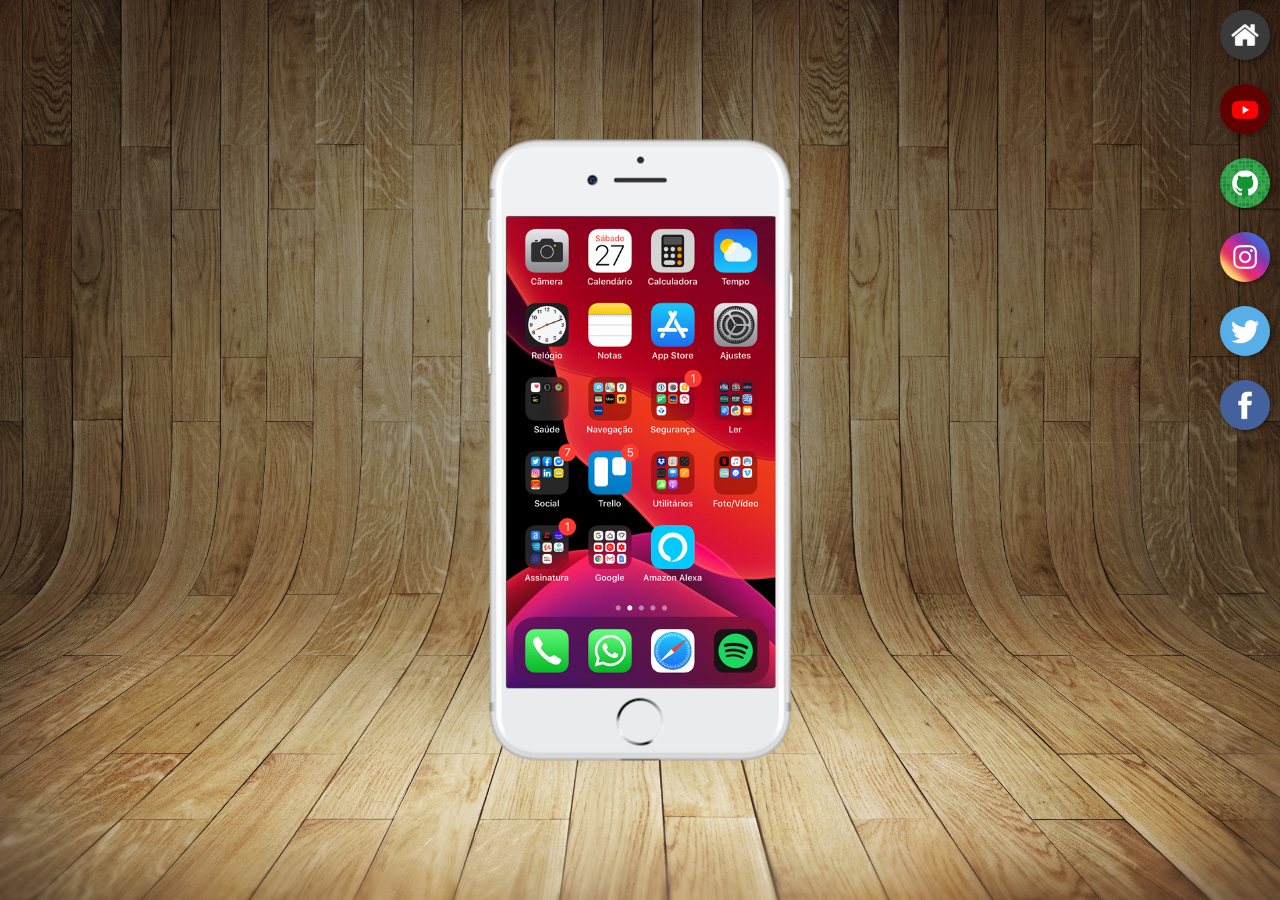
<file: index.html>
<!DOCTYPE html>
<html lang="pt-br">
<head>
    <meta charset="UTF-8">
    <meta name="viewport" content="width=device-width, initial-scale=1.0">
    <link rel="shortcut icon" href="favicon.ico" type="image/x-icon">
    <link rel="stylesheet" href="./estilos/style.css">
    <title>Projeto Redes Sociais</title>
</head>
<body>
    <main>
        <section id="telefone">
            <iframe src="home.html" name="tela" id="tela" frameborder="0">
                Seu navegador não é compatível com isso.
            </iframe>
        </section>          
        <section id="redes-sociais">
            <a href="./home.html" target="tela"><img src="./imagens/logo-home.jpg" alt="Home"></a><br>
            <a href="./youtube.html" target="tela"><img src="./imagens/logo-youtube.jpg" alt="Youtube"></a><br>
            <a href="./github.html" target="tela"><img src="./imagens/logo-github.jpg" alt="GitHub"></a><br>
            <a href="./instagram.html" target="tela"><img src="./imagens/logo-instagram.jpg" alt="Instagram"></a><br>
            <a href="./twitter.html" target="tela"><img src="./imagens/logo-twitter.jpg" alt="Twitter"></a><br>
            <a href="./facebook.html" target="tela"><img src="./imagens/logo-facebook.jpg" alt="Facebook"></a>
        </section>
    </main>
</body>
</html>
</file>
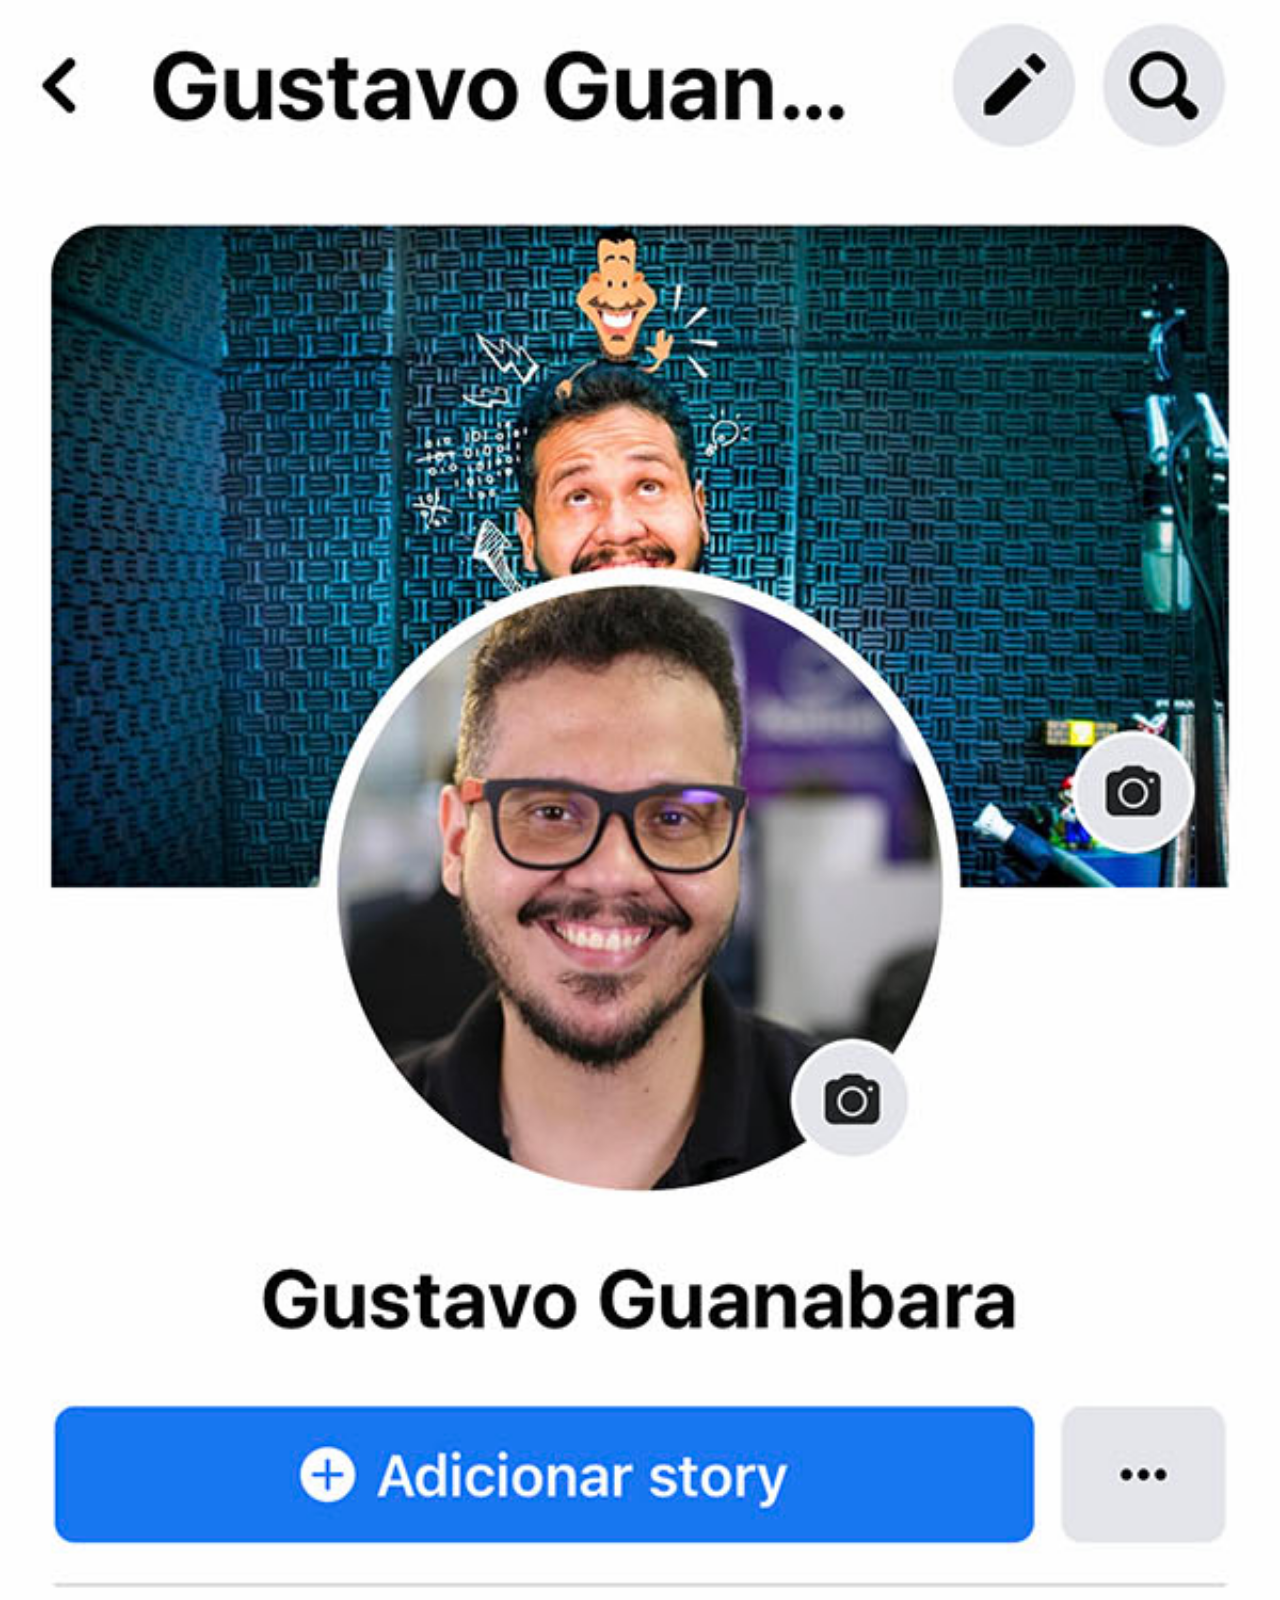
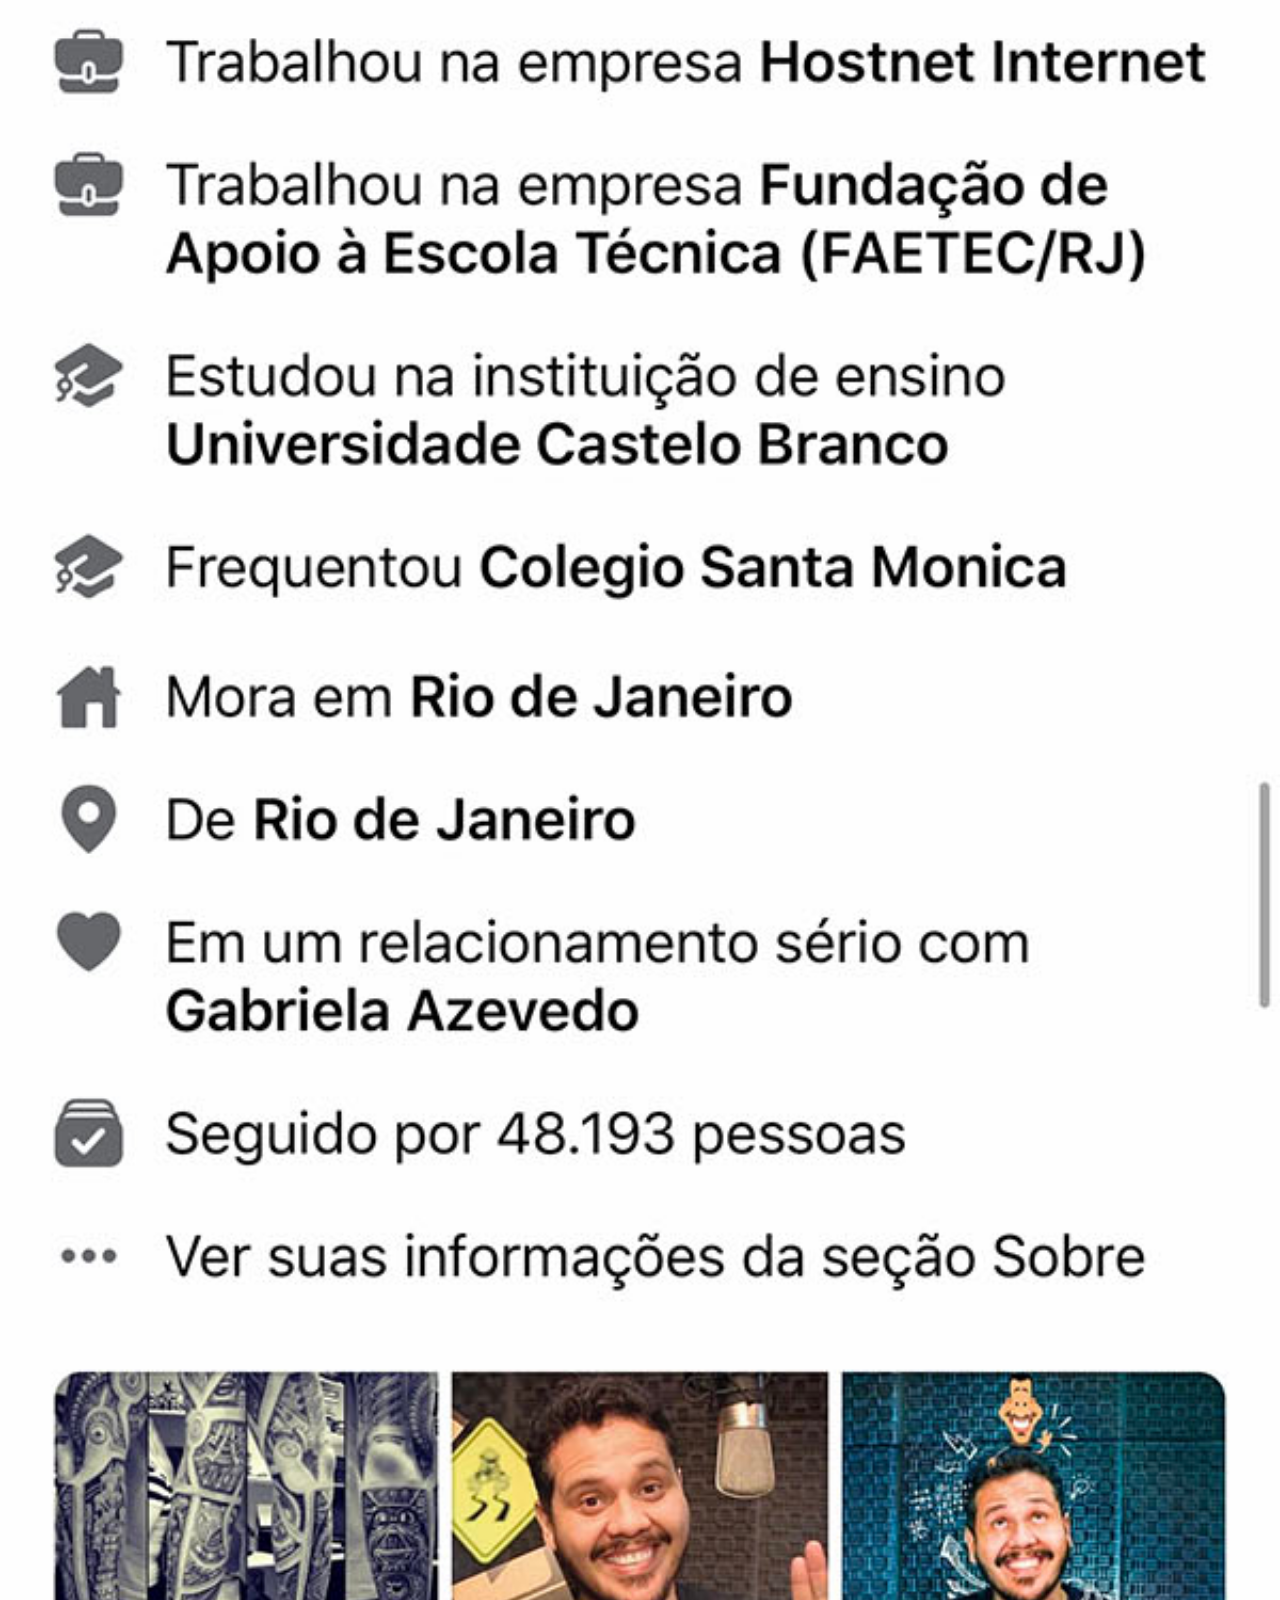
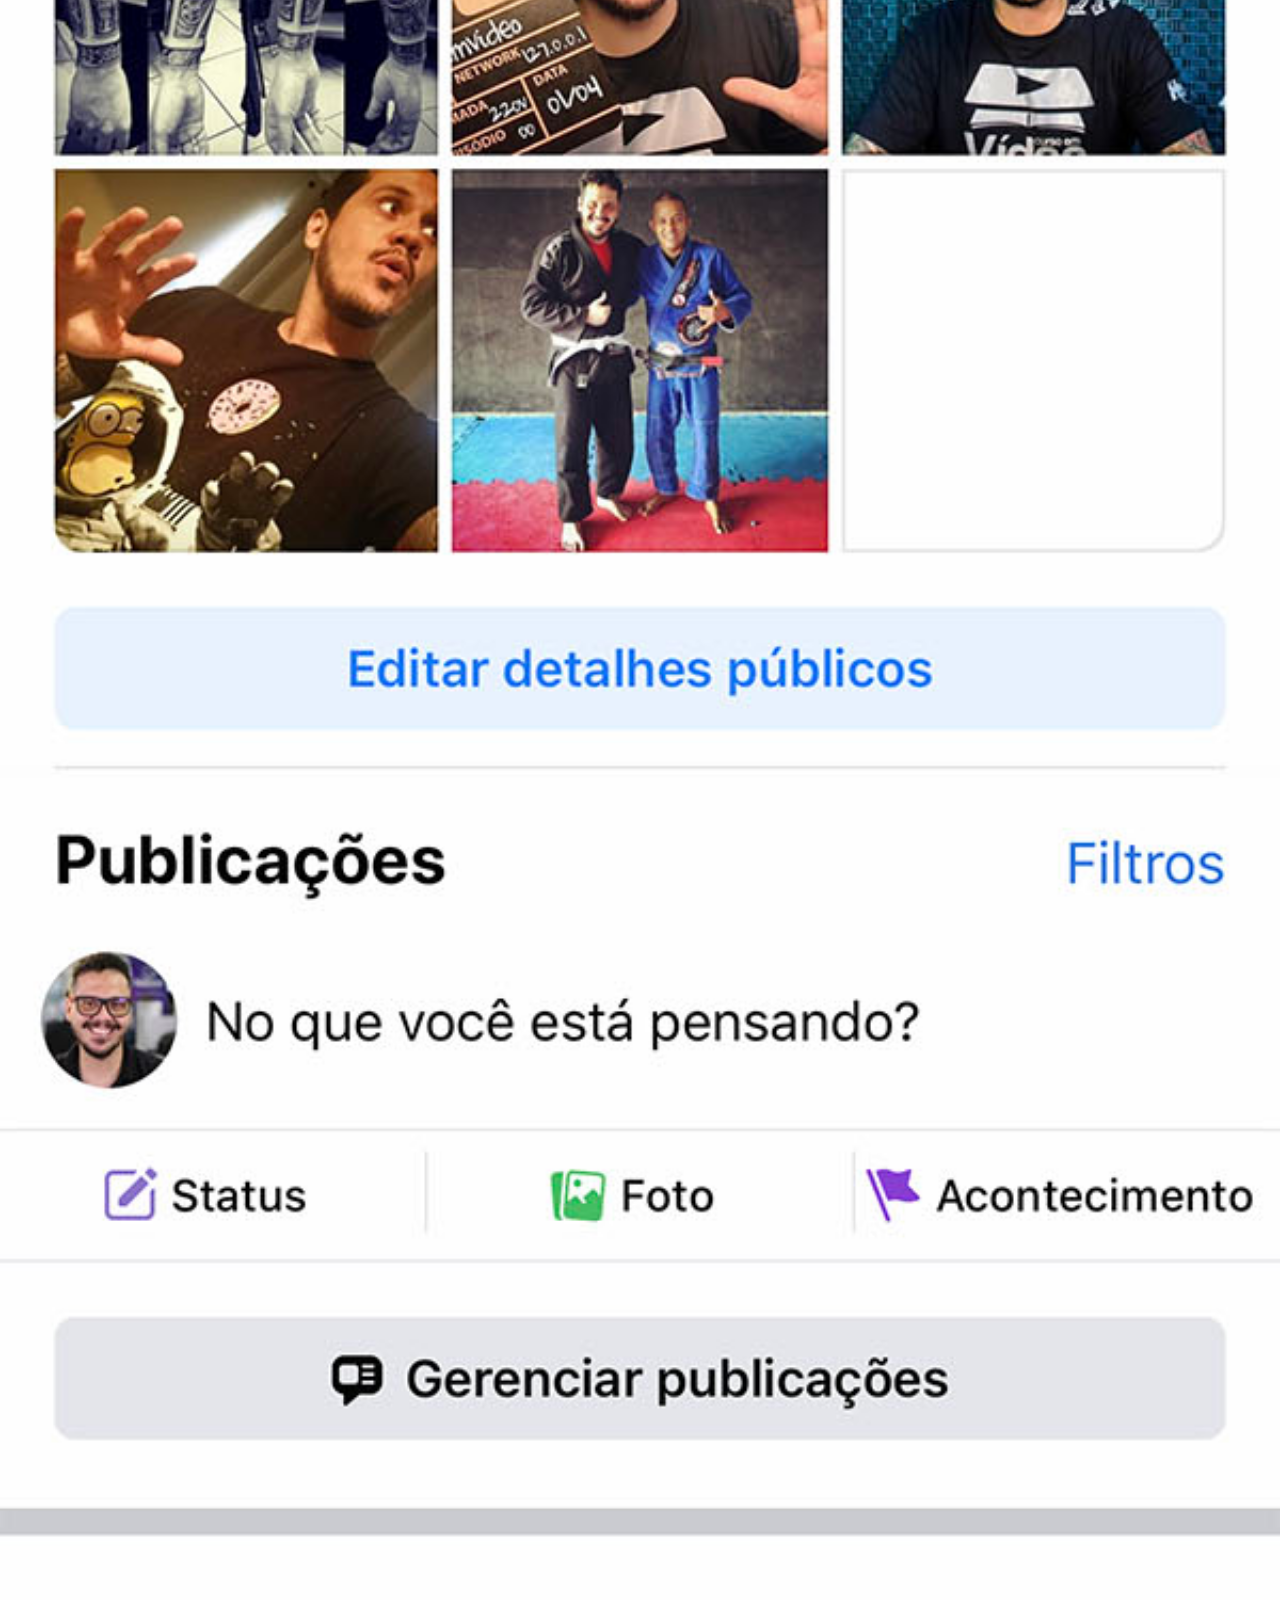
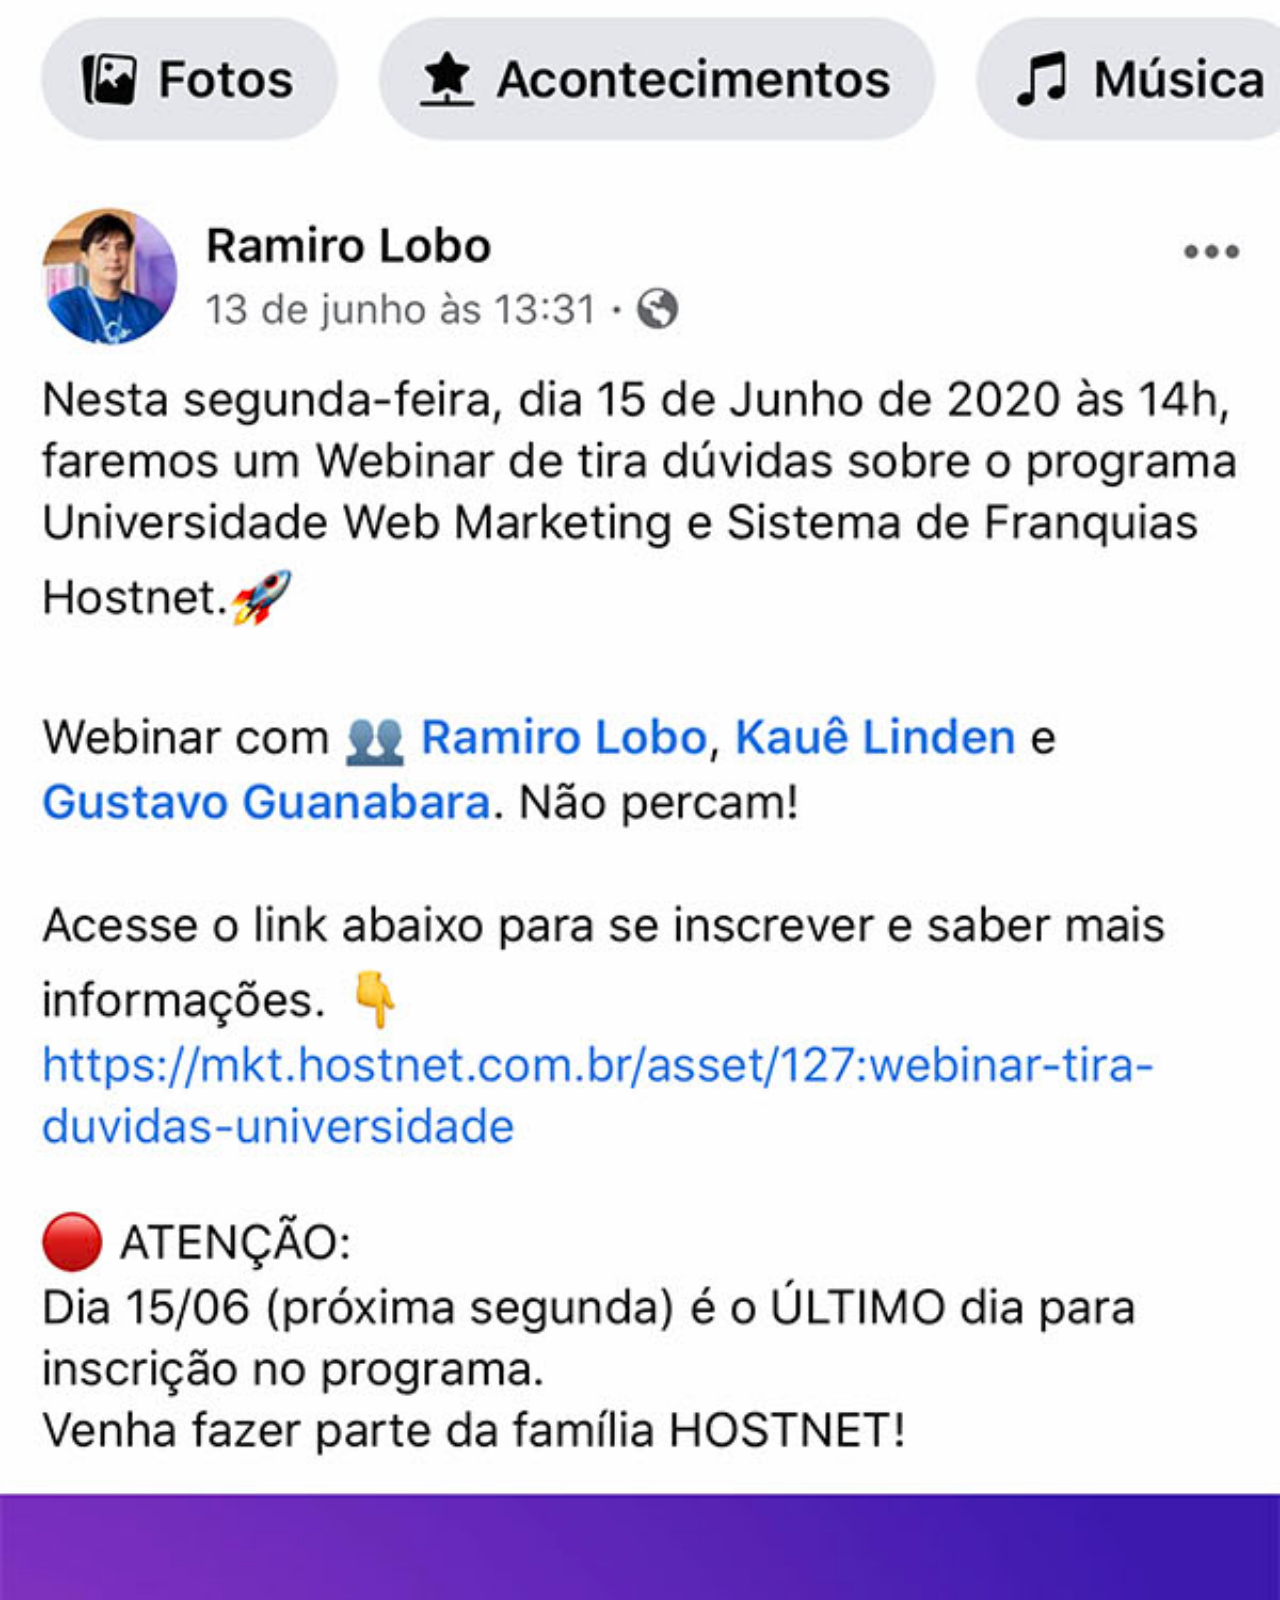
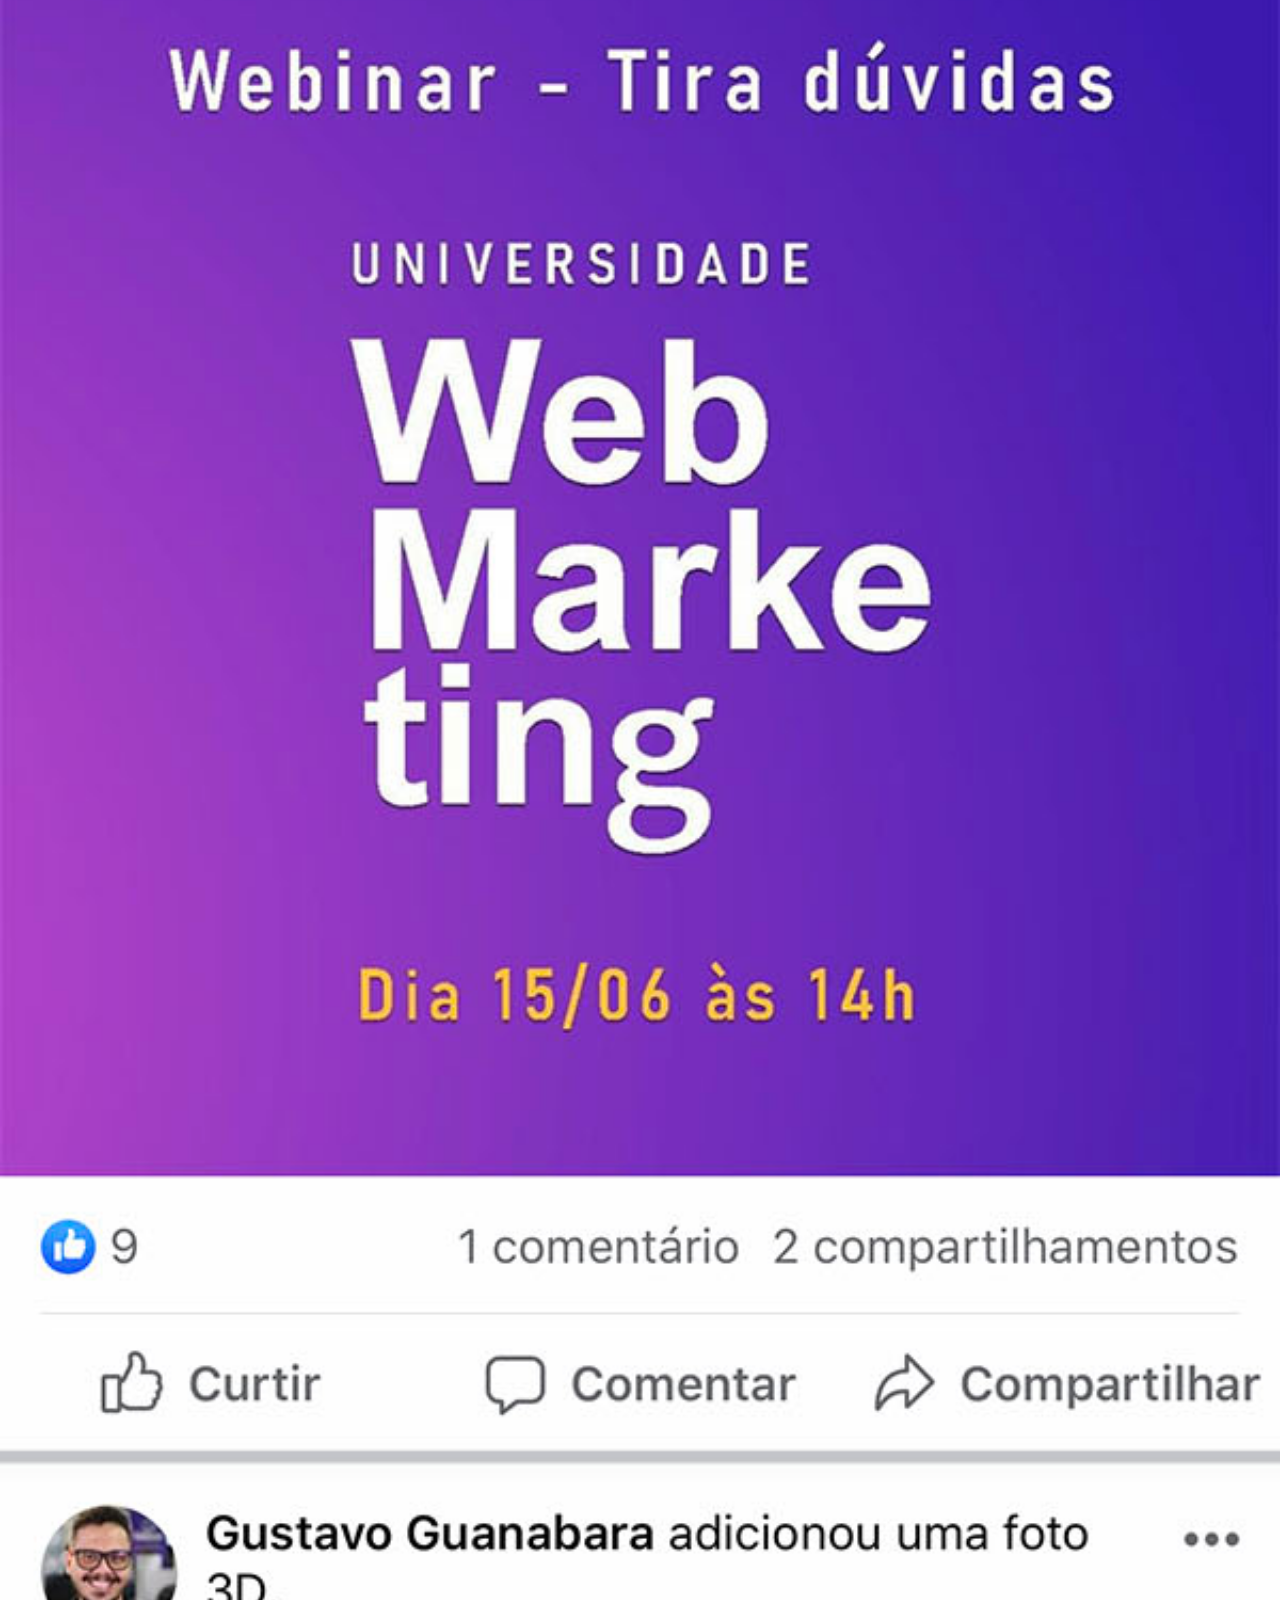
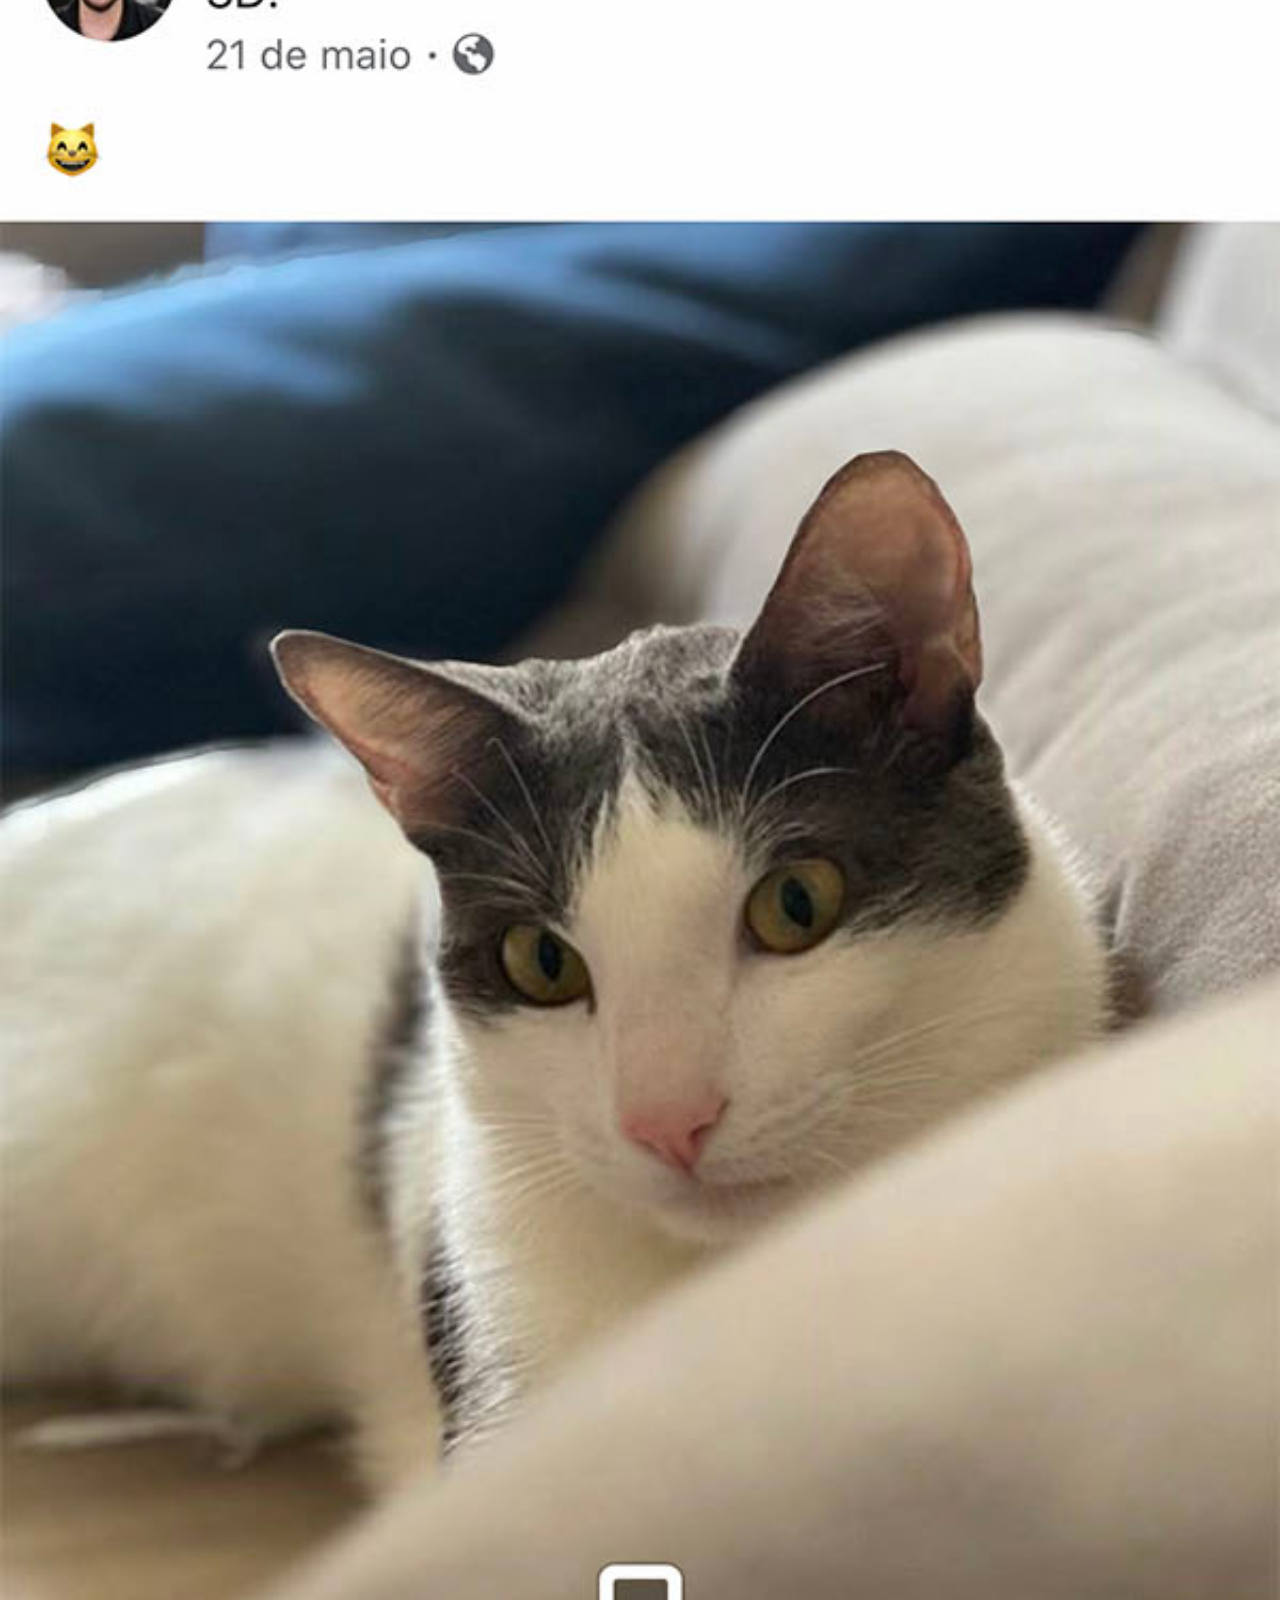
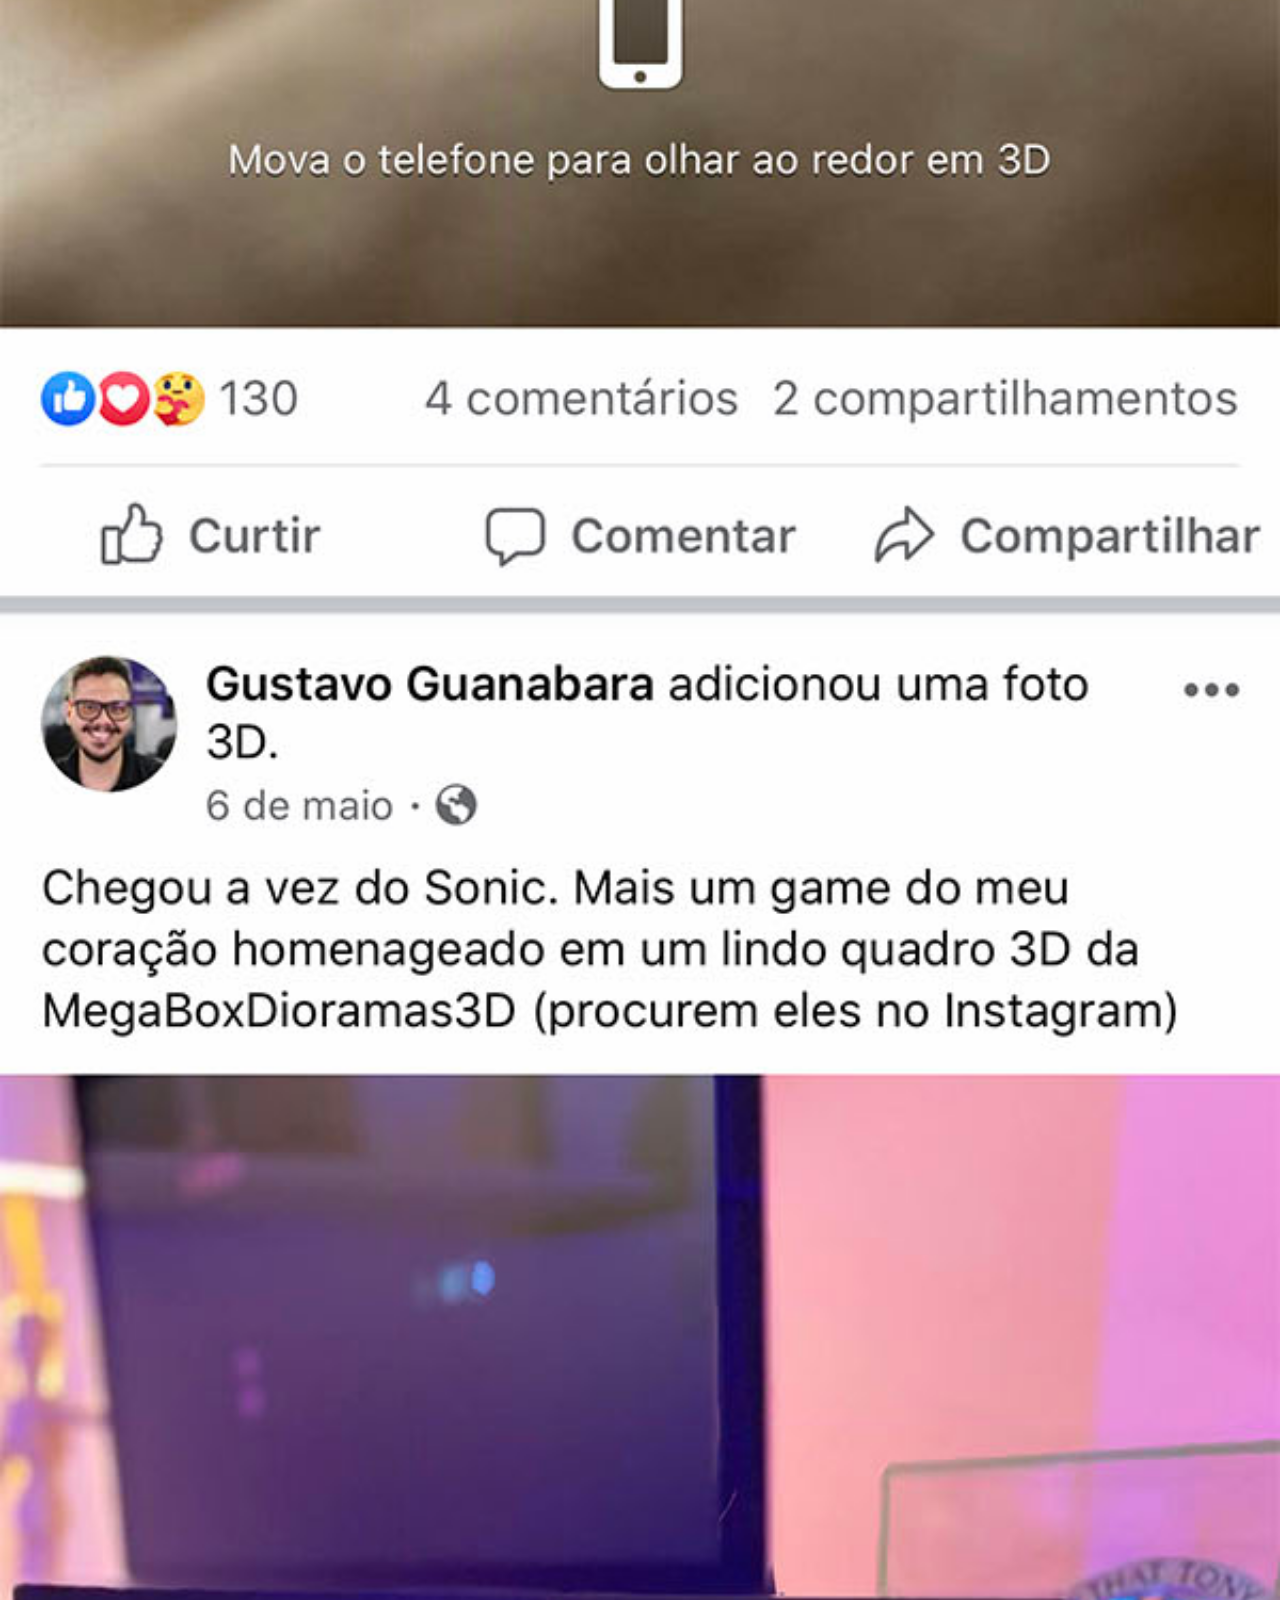
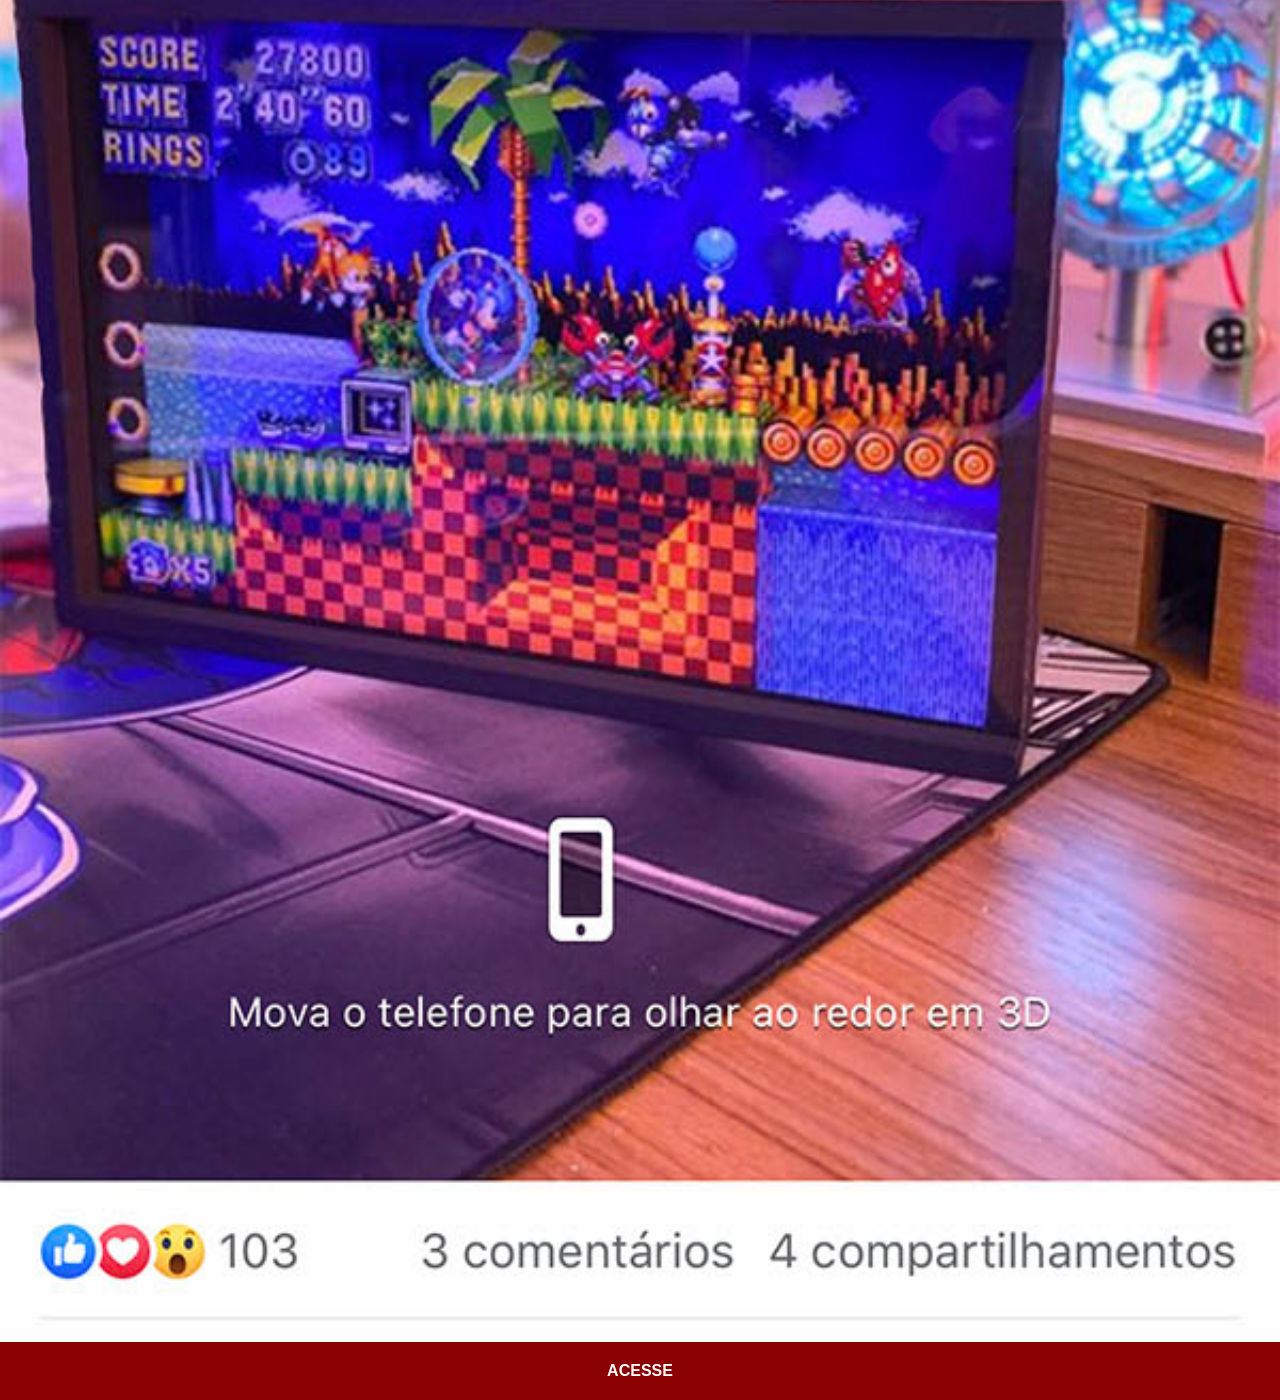
<file: facebook.html>
<!DOCTYPE html>
<html lang="pt-br">
<head>
    <meta charset="UTF-8">
    <meta name="viewport" content="width=device-width, initial-scale=1.0">
    <title>Facebook</title>
    <link rel="stylesheet" href="./estilos/social.css">
</head>
<body>
    <img src="./imagens/tela-facebook.jpg" alt="Facebook"><a href="https://www.facebook.com/gustavoguanabara/?locale=pt_PT" target="_blank">ACESSE</a>
</body>
</html>
</file>
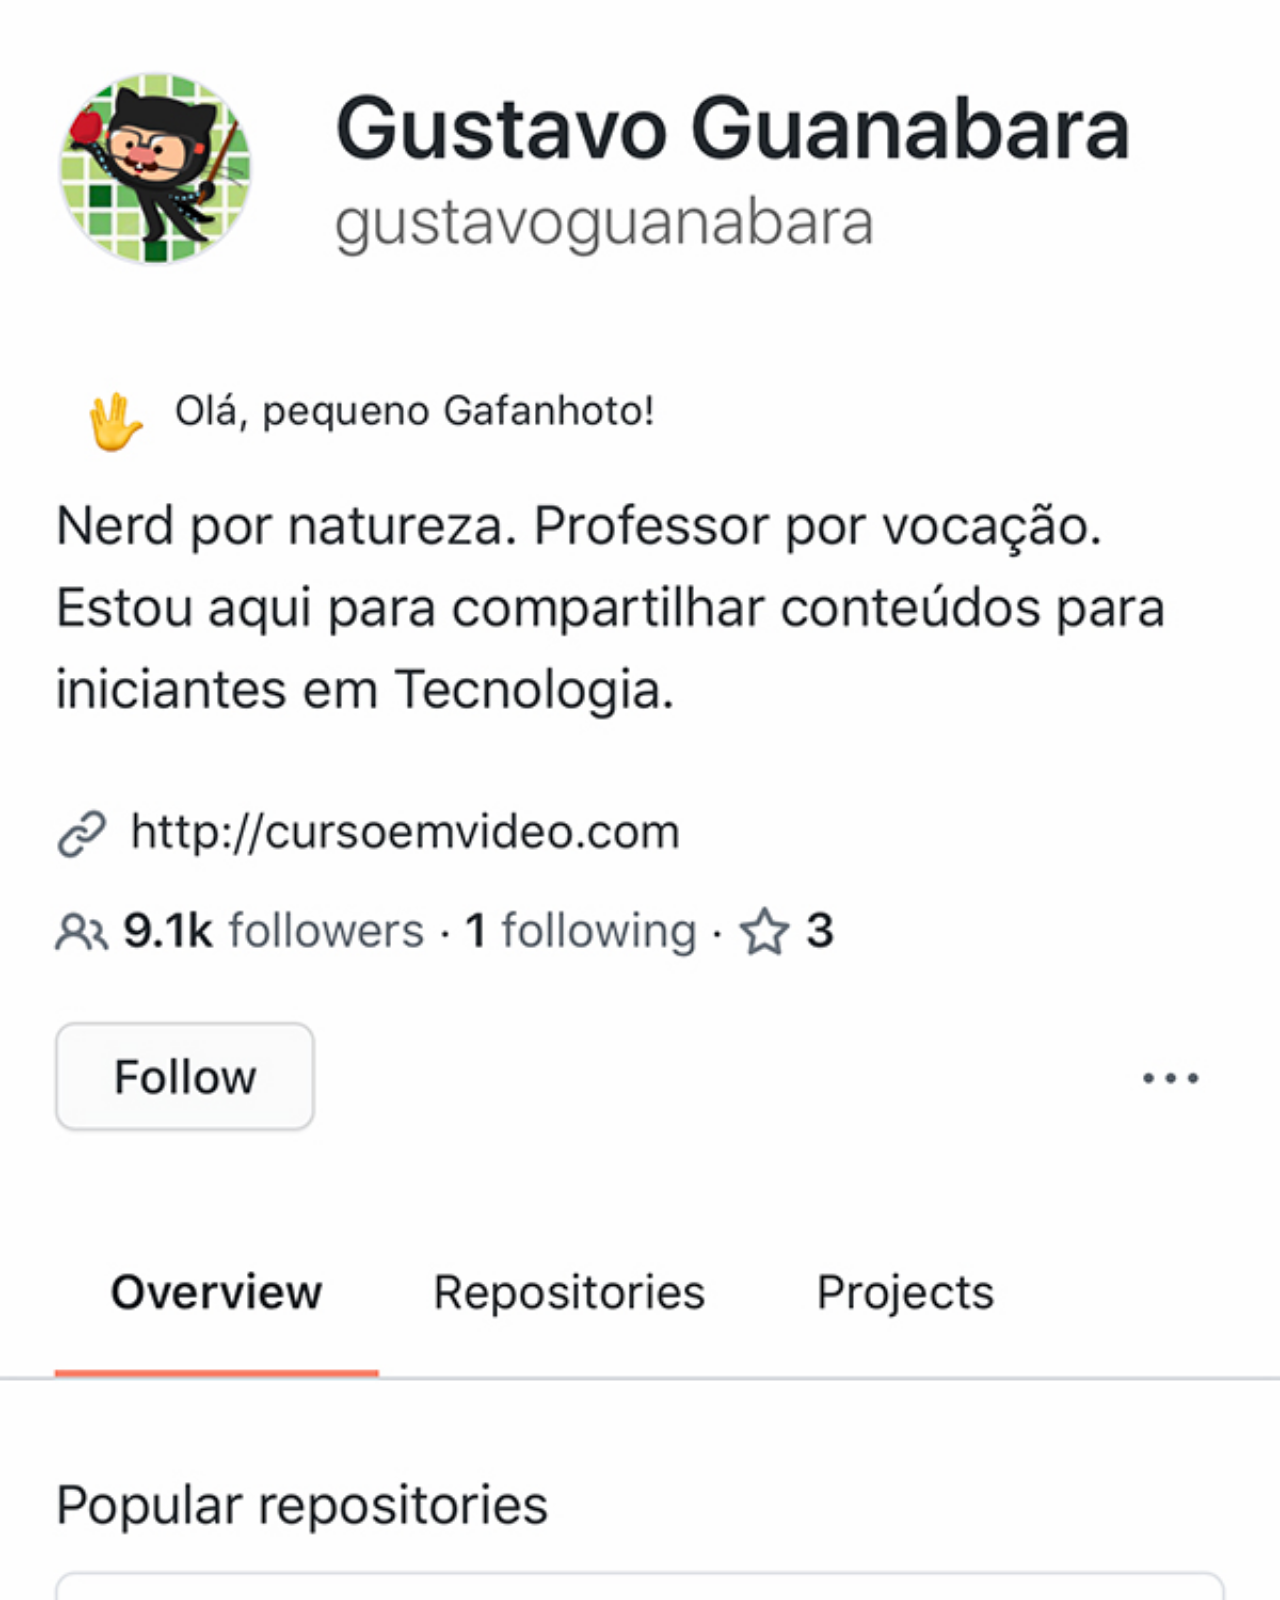
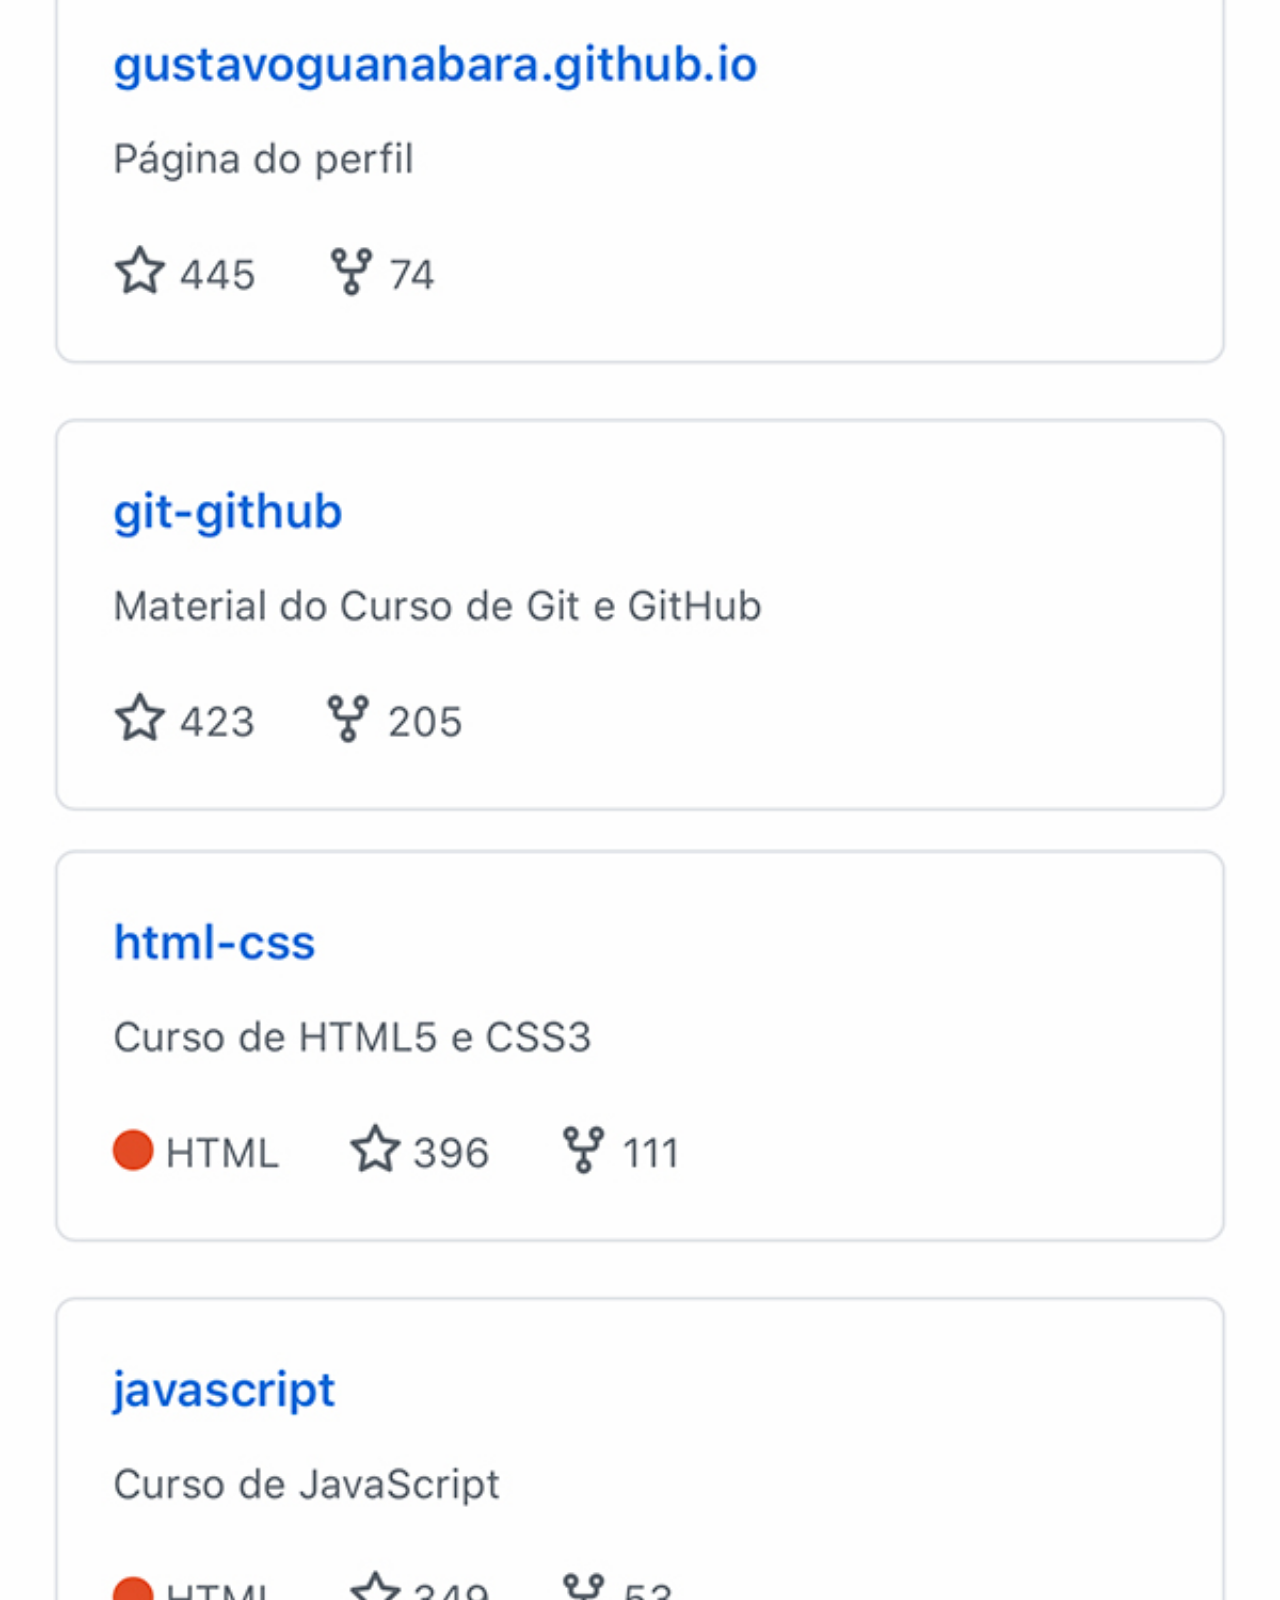
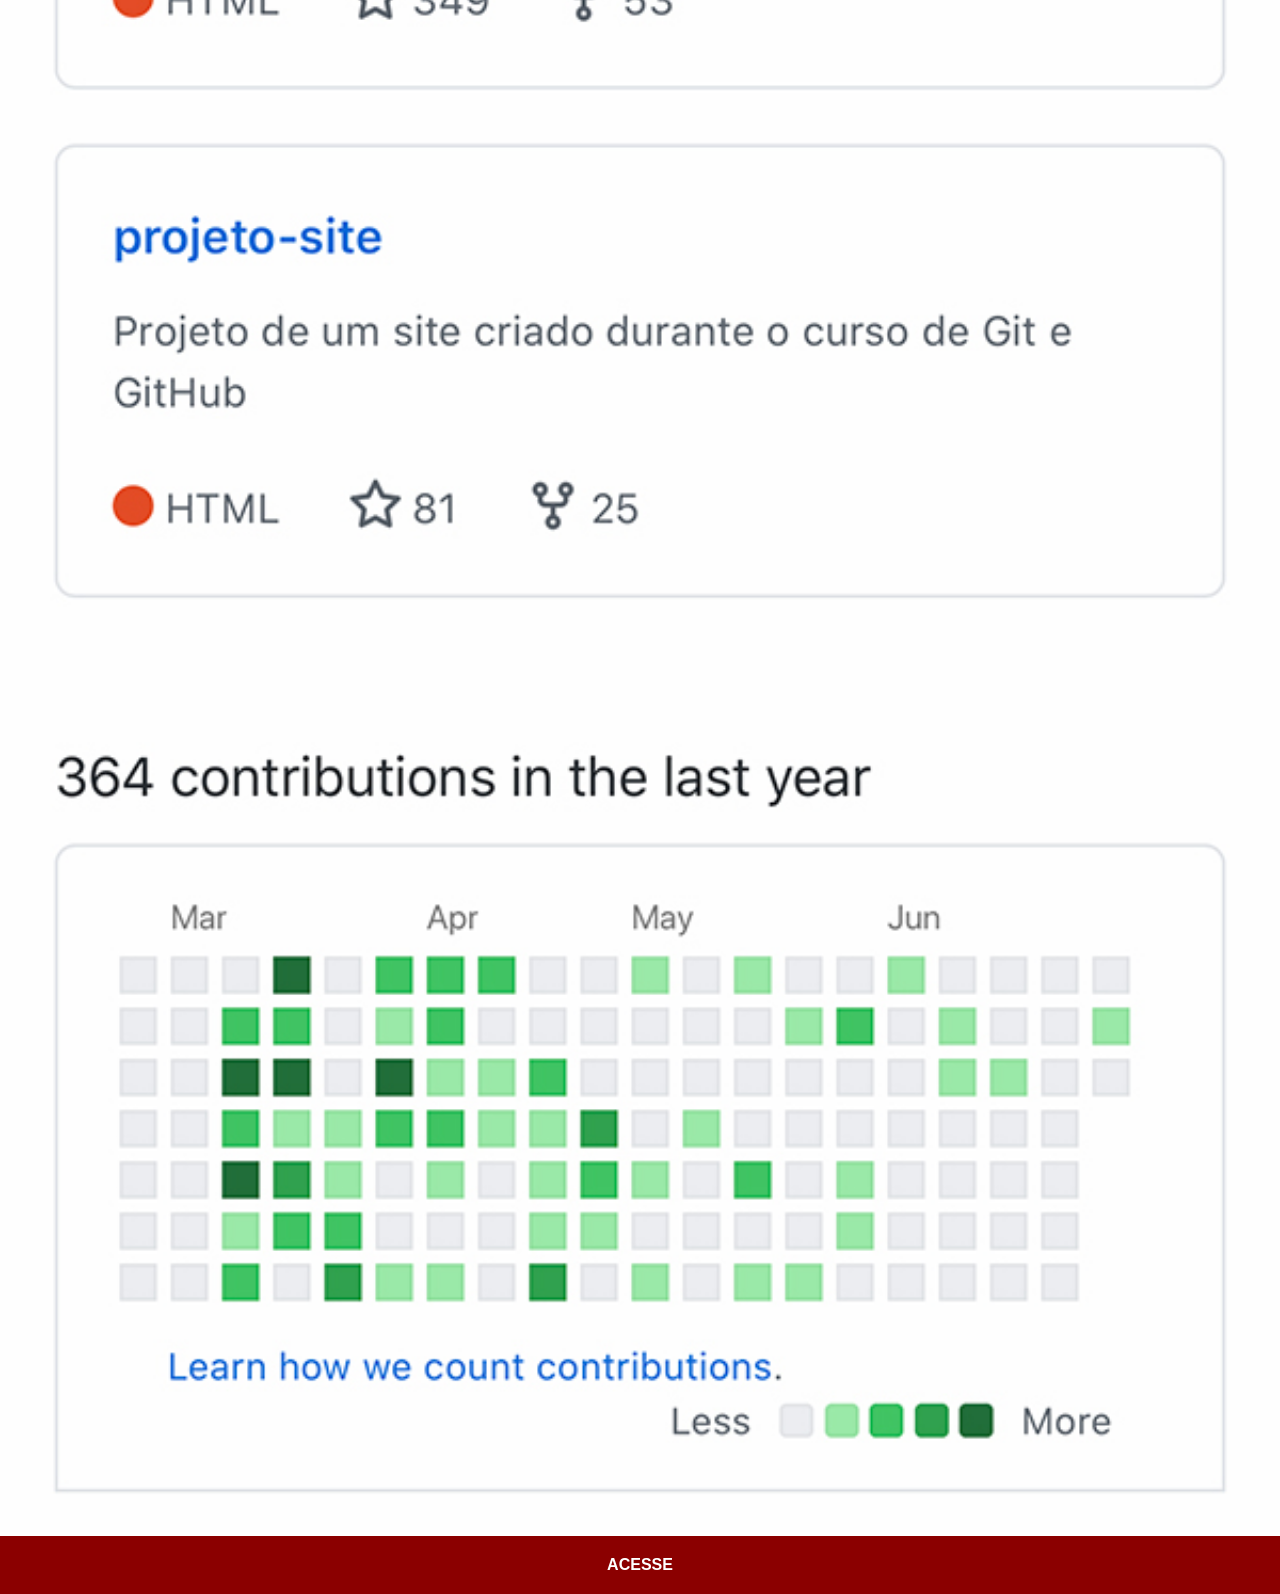
<file: github.html>
<!DOCTYPE html>
<html lang="en">
<head>
    <meta charset="UTF-8">
    <meta name="viewport" content="width=device-width, initial-scale=1.0">
    <title>GitHub</title>
    <link rel="stylesheet" href="./estilos/social.css">
</head>
<body>
    <img src="./imagens/tela-github.jpg" alt="GitHub"><a href="https://github.com/gustavoguanabara" target="_blank">ACESSE</a>
</body>
</html>
</file>
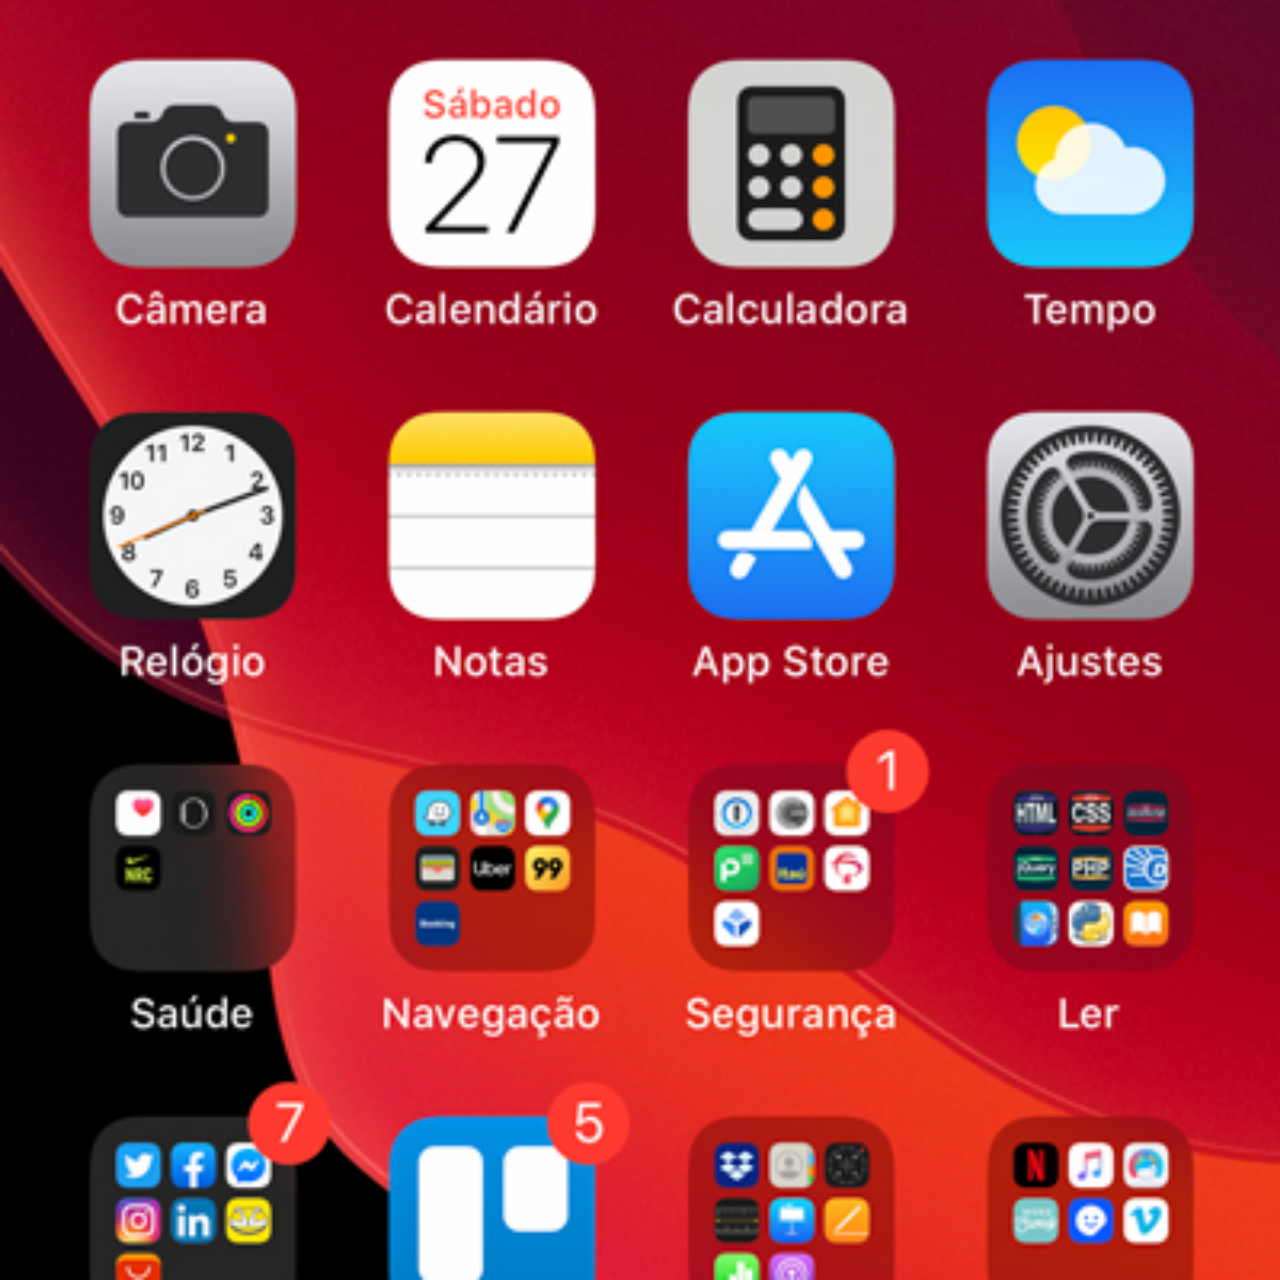
<file: home.html>
<!DOCTYPE html>
<html lang="pt-br">
<head>
    <meta charset="UTF-8">
    <meta name="viewport" content="width=device-width, initial-scale=1.0">
    <title>Home</title>
</head>
<style>
        *
        {
            margin: 0px;
            padding: 0px;
        }

        body
        {
            width: 100vw;
            height: 100vw;
            background: black url(./imagens/tela-home.jpg) no-repeat top center;
            background-size: cover;
        }
    </style>
<body>
    
</body>
</html>
</file>
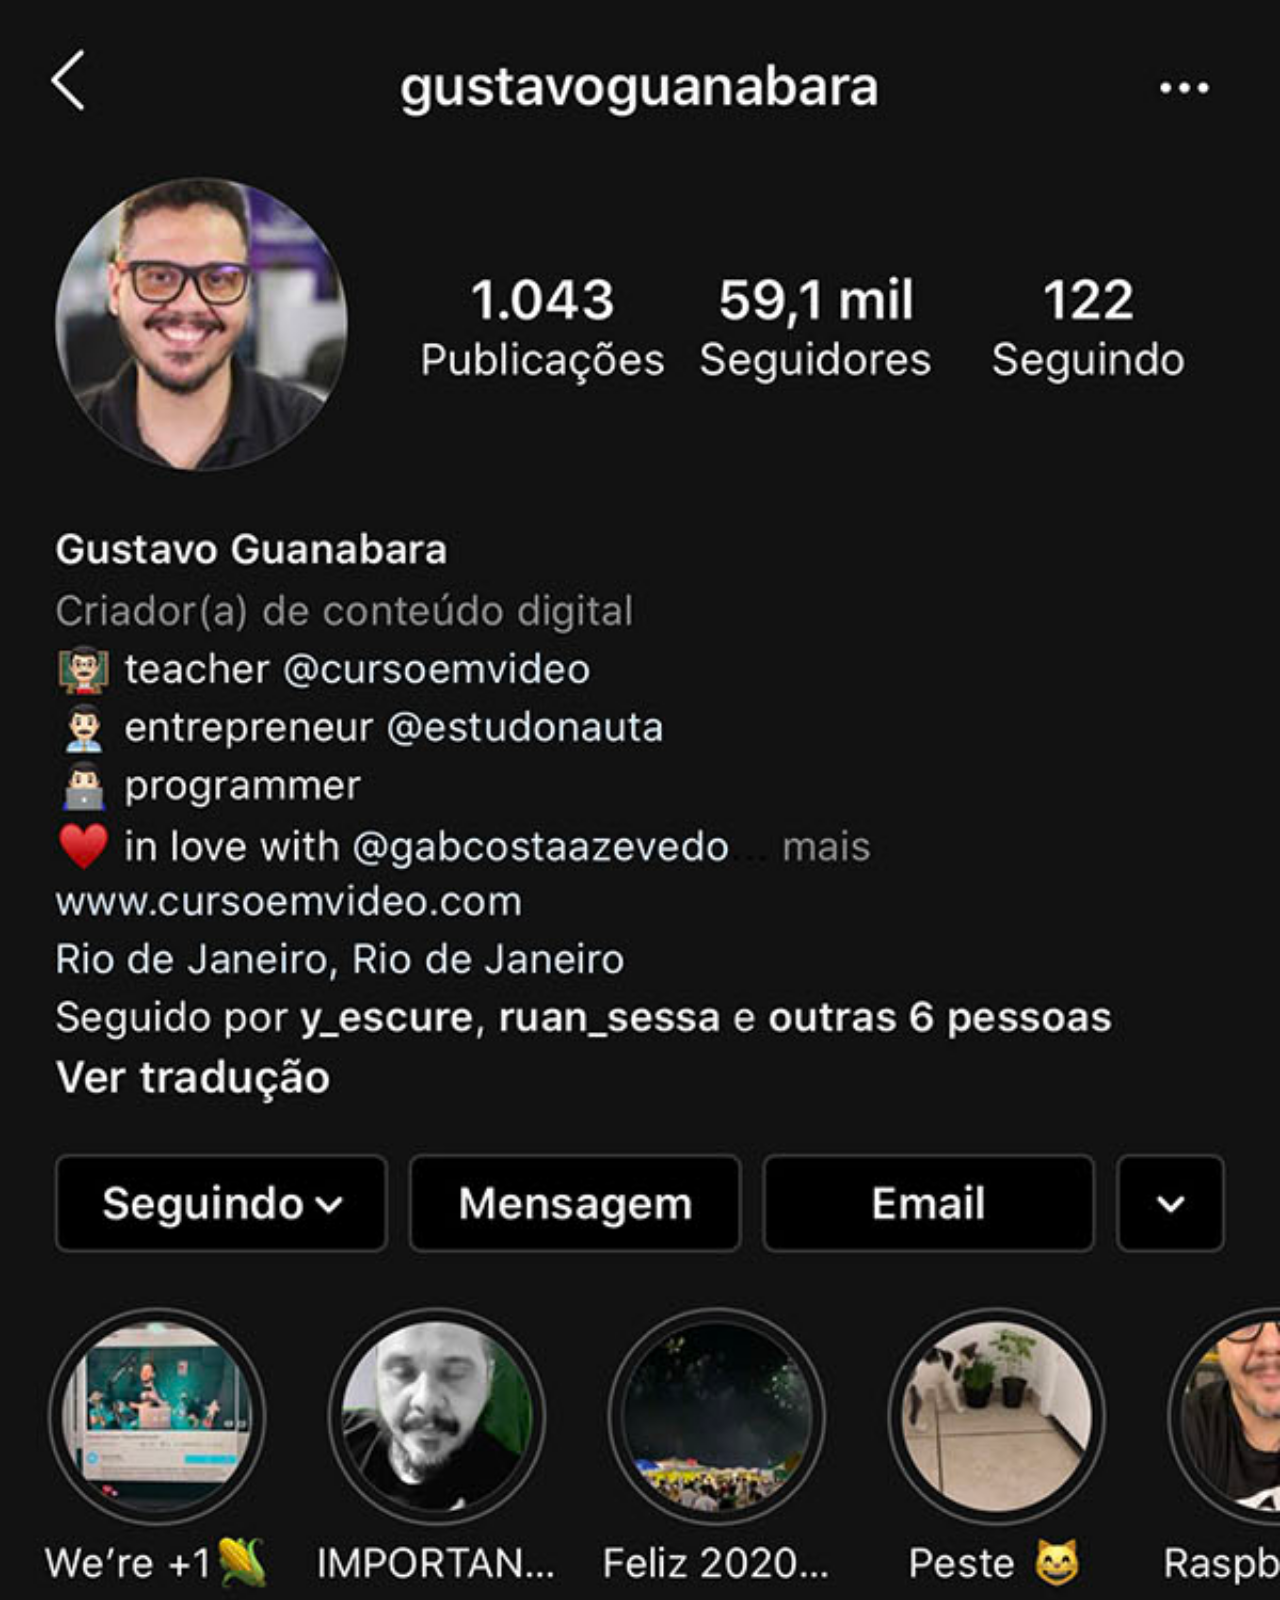
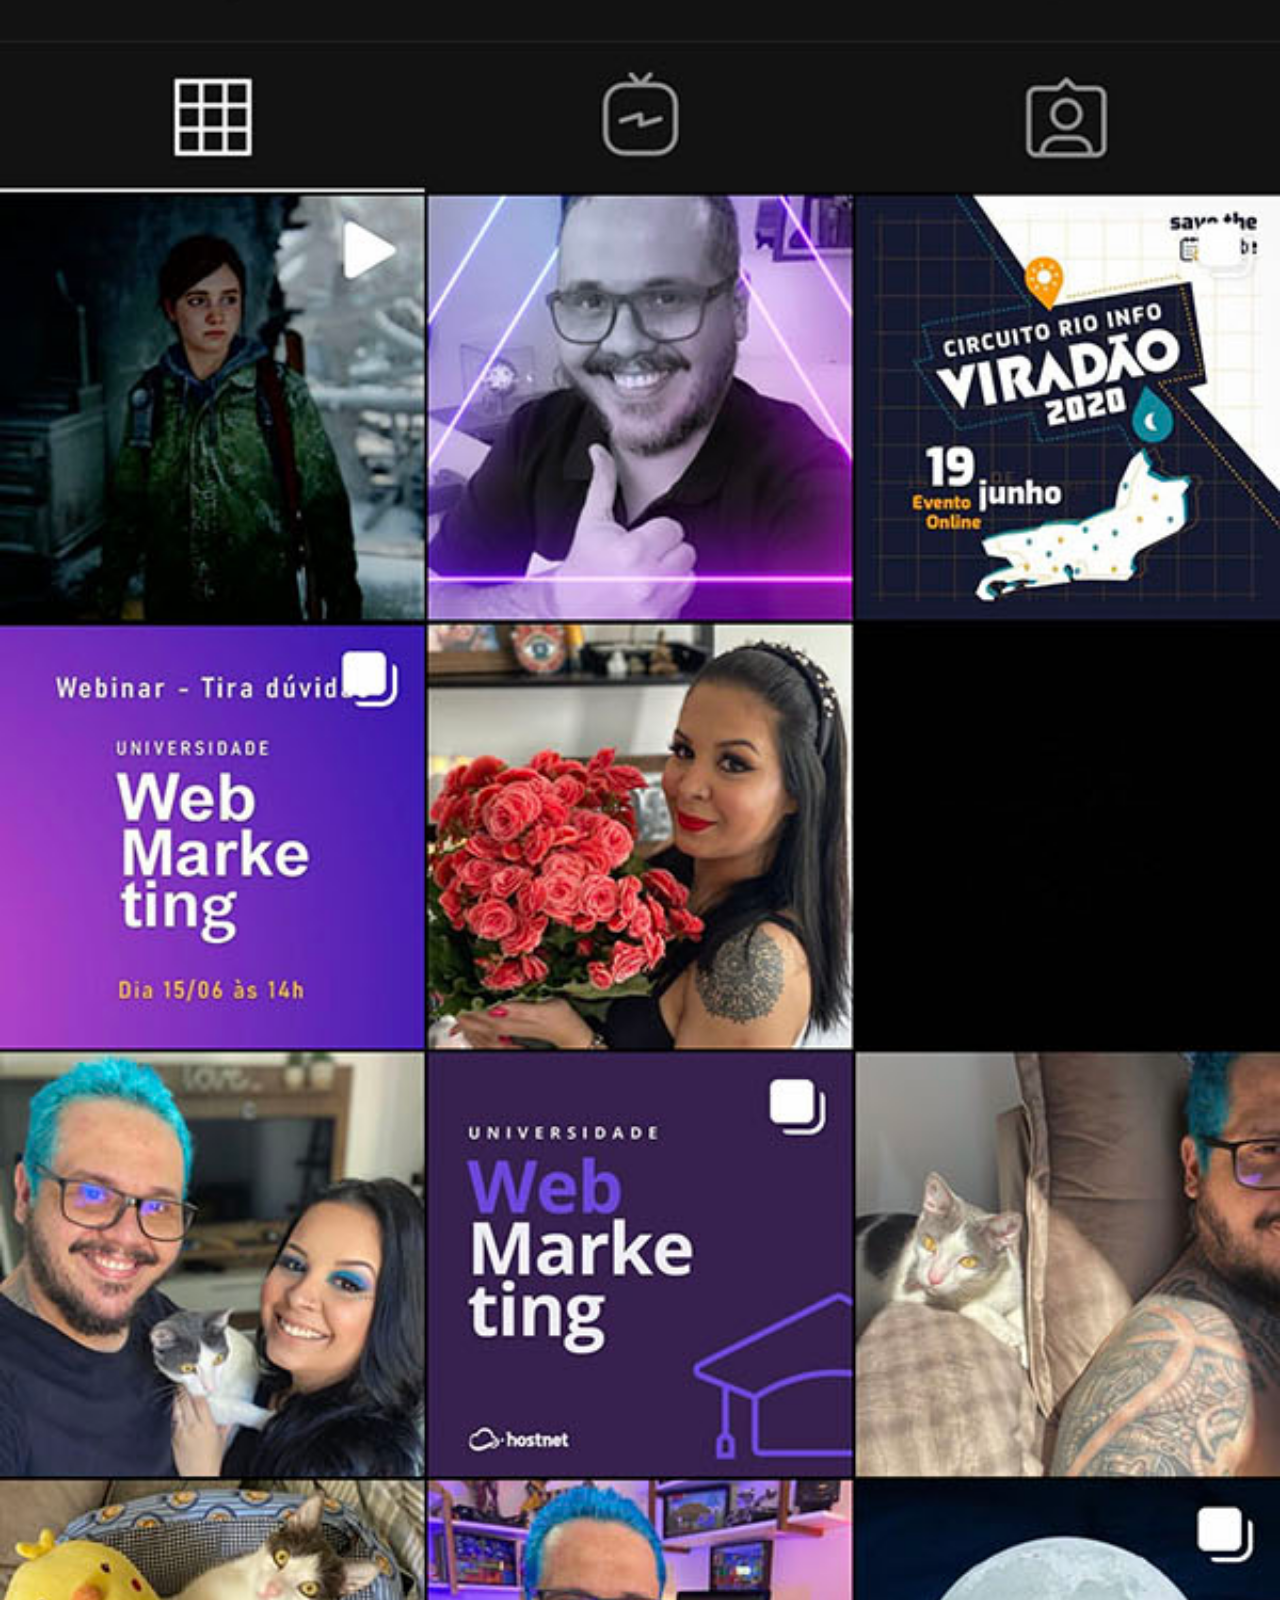
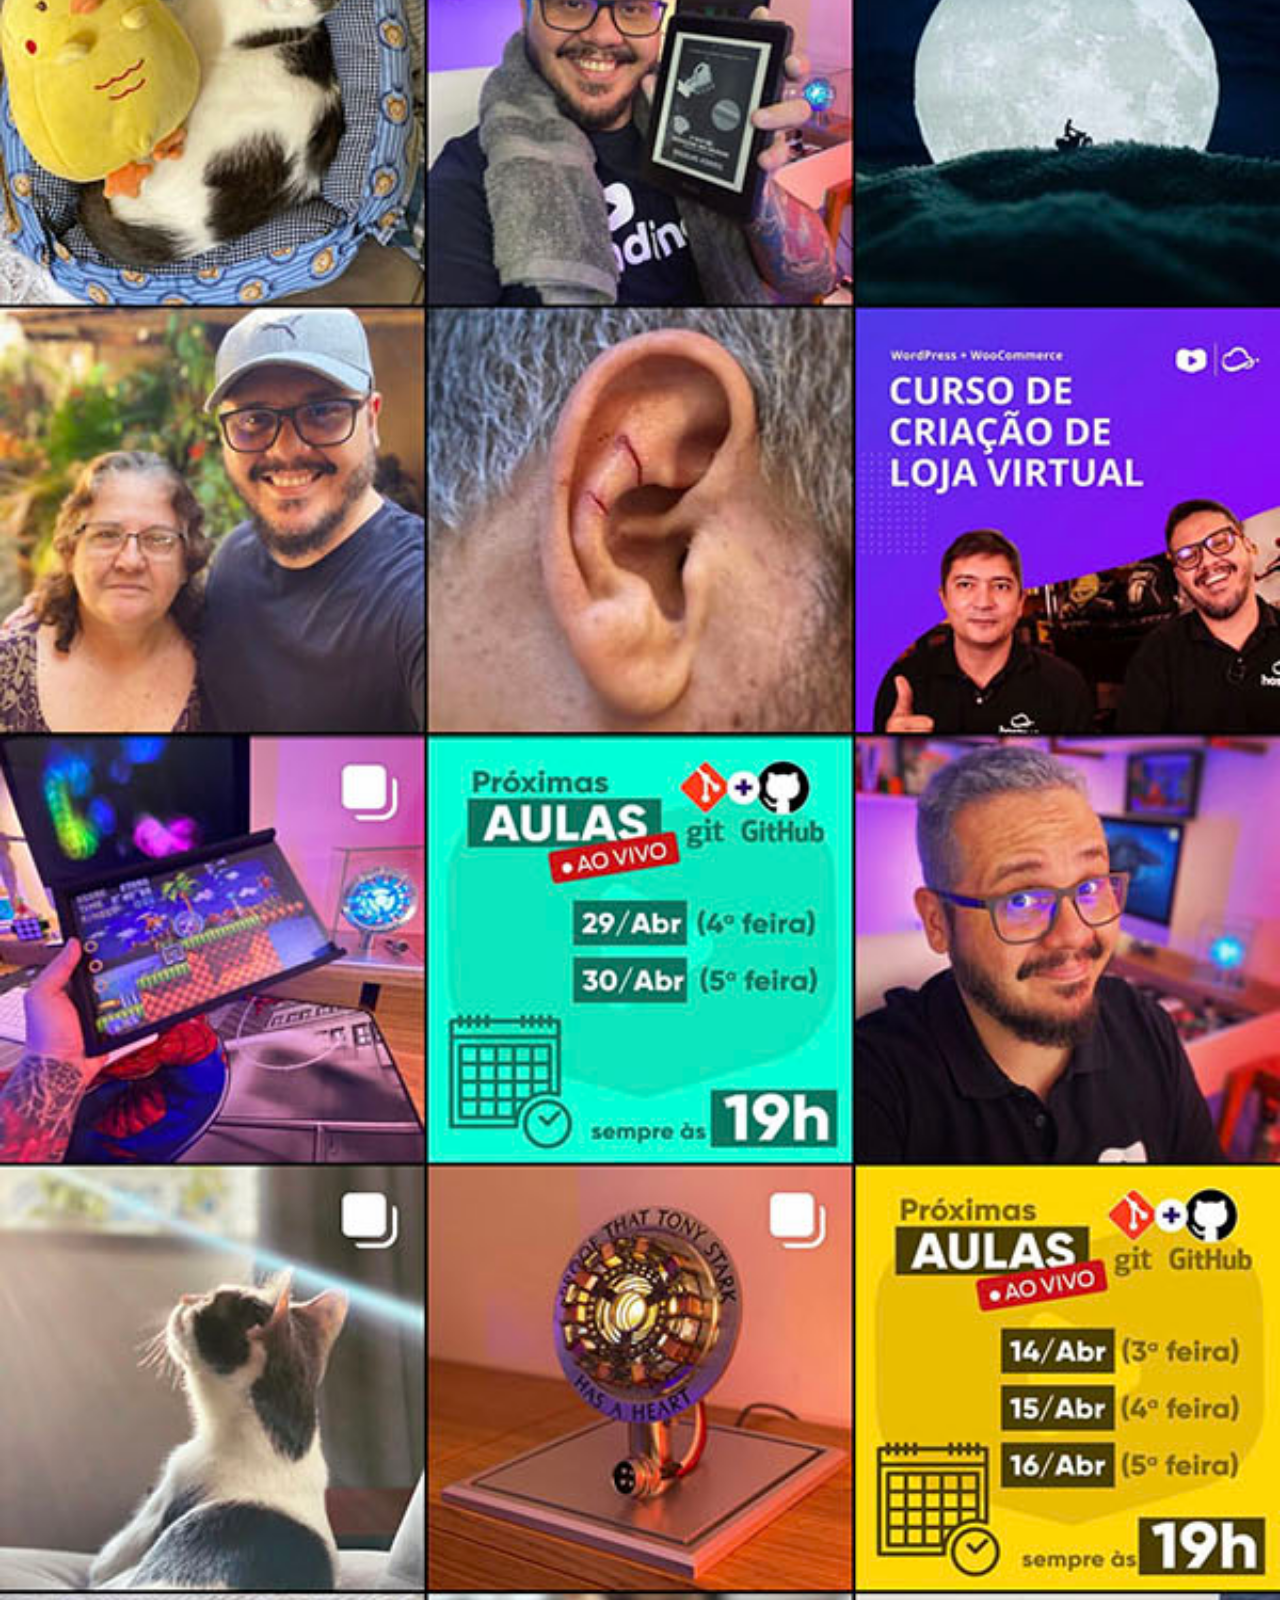
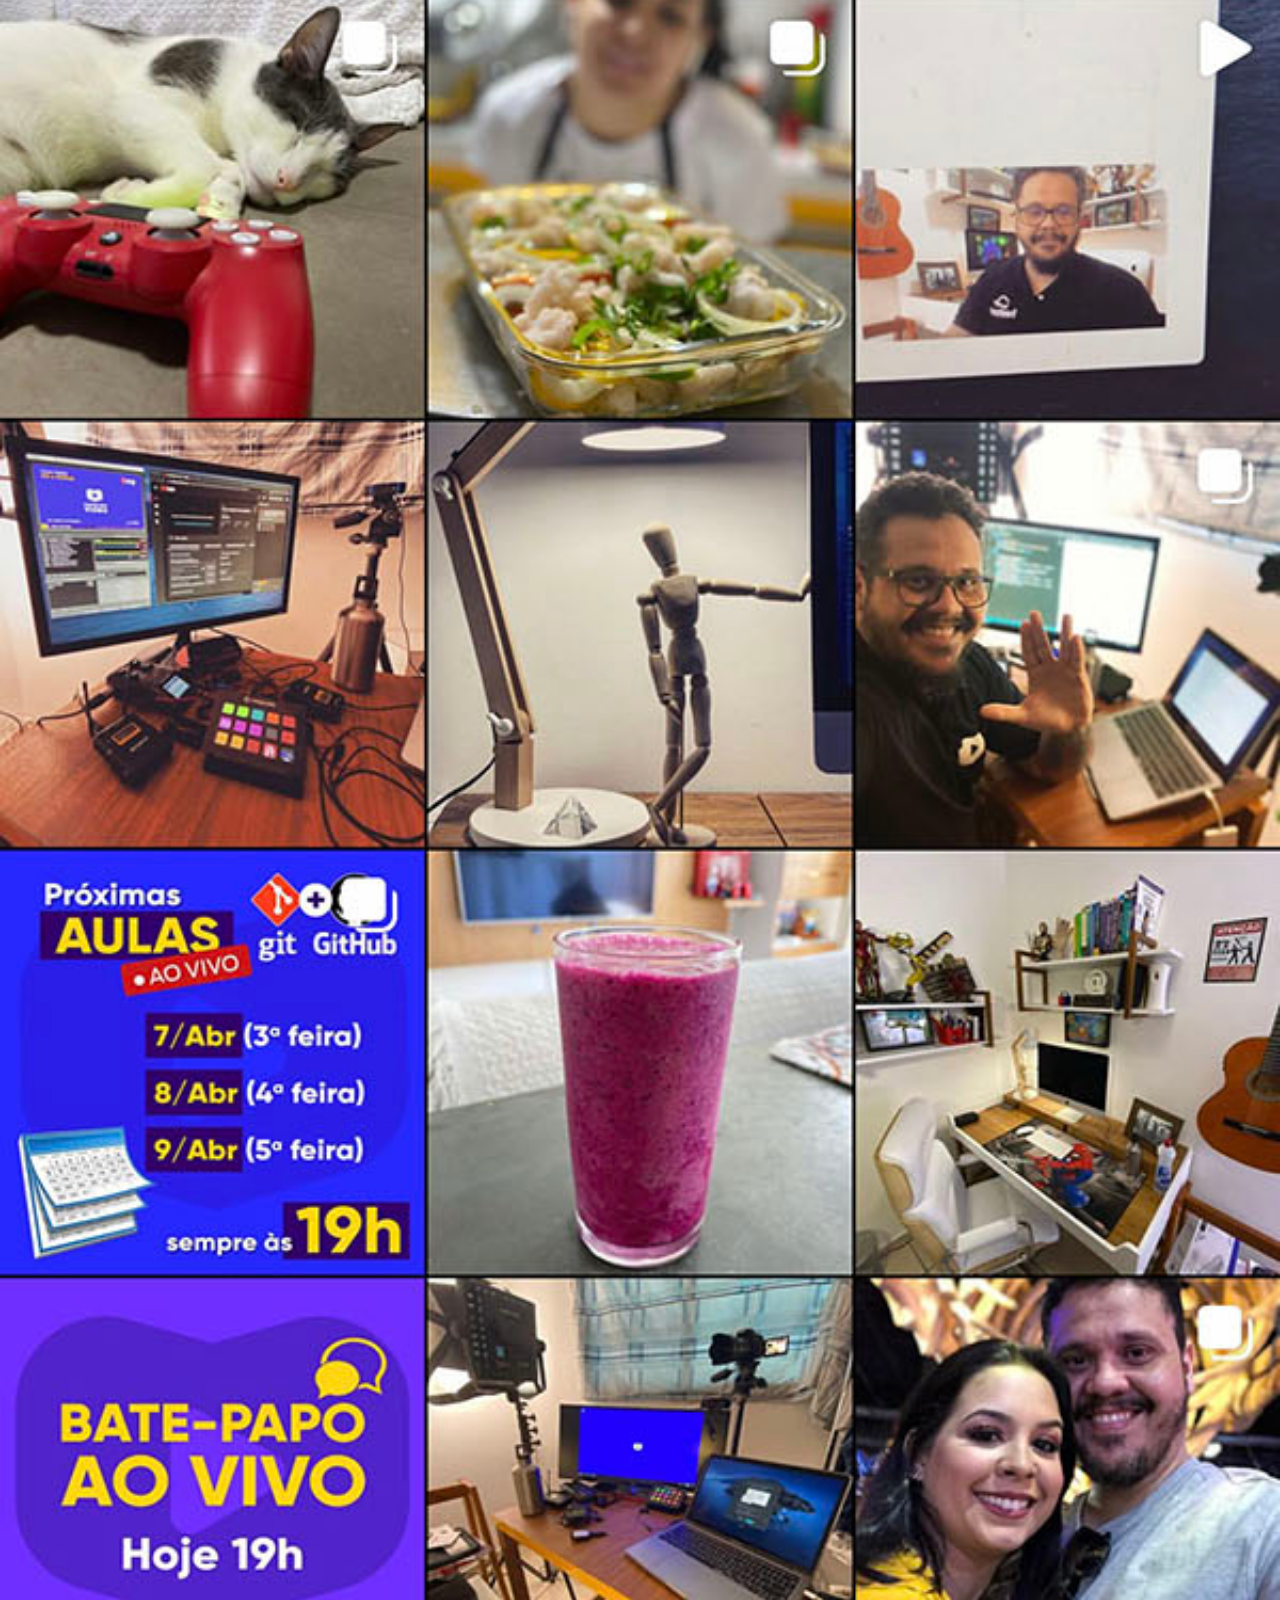
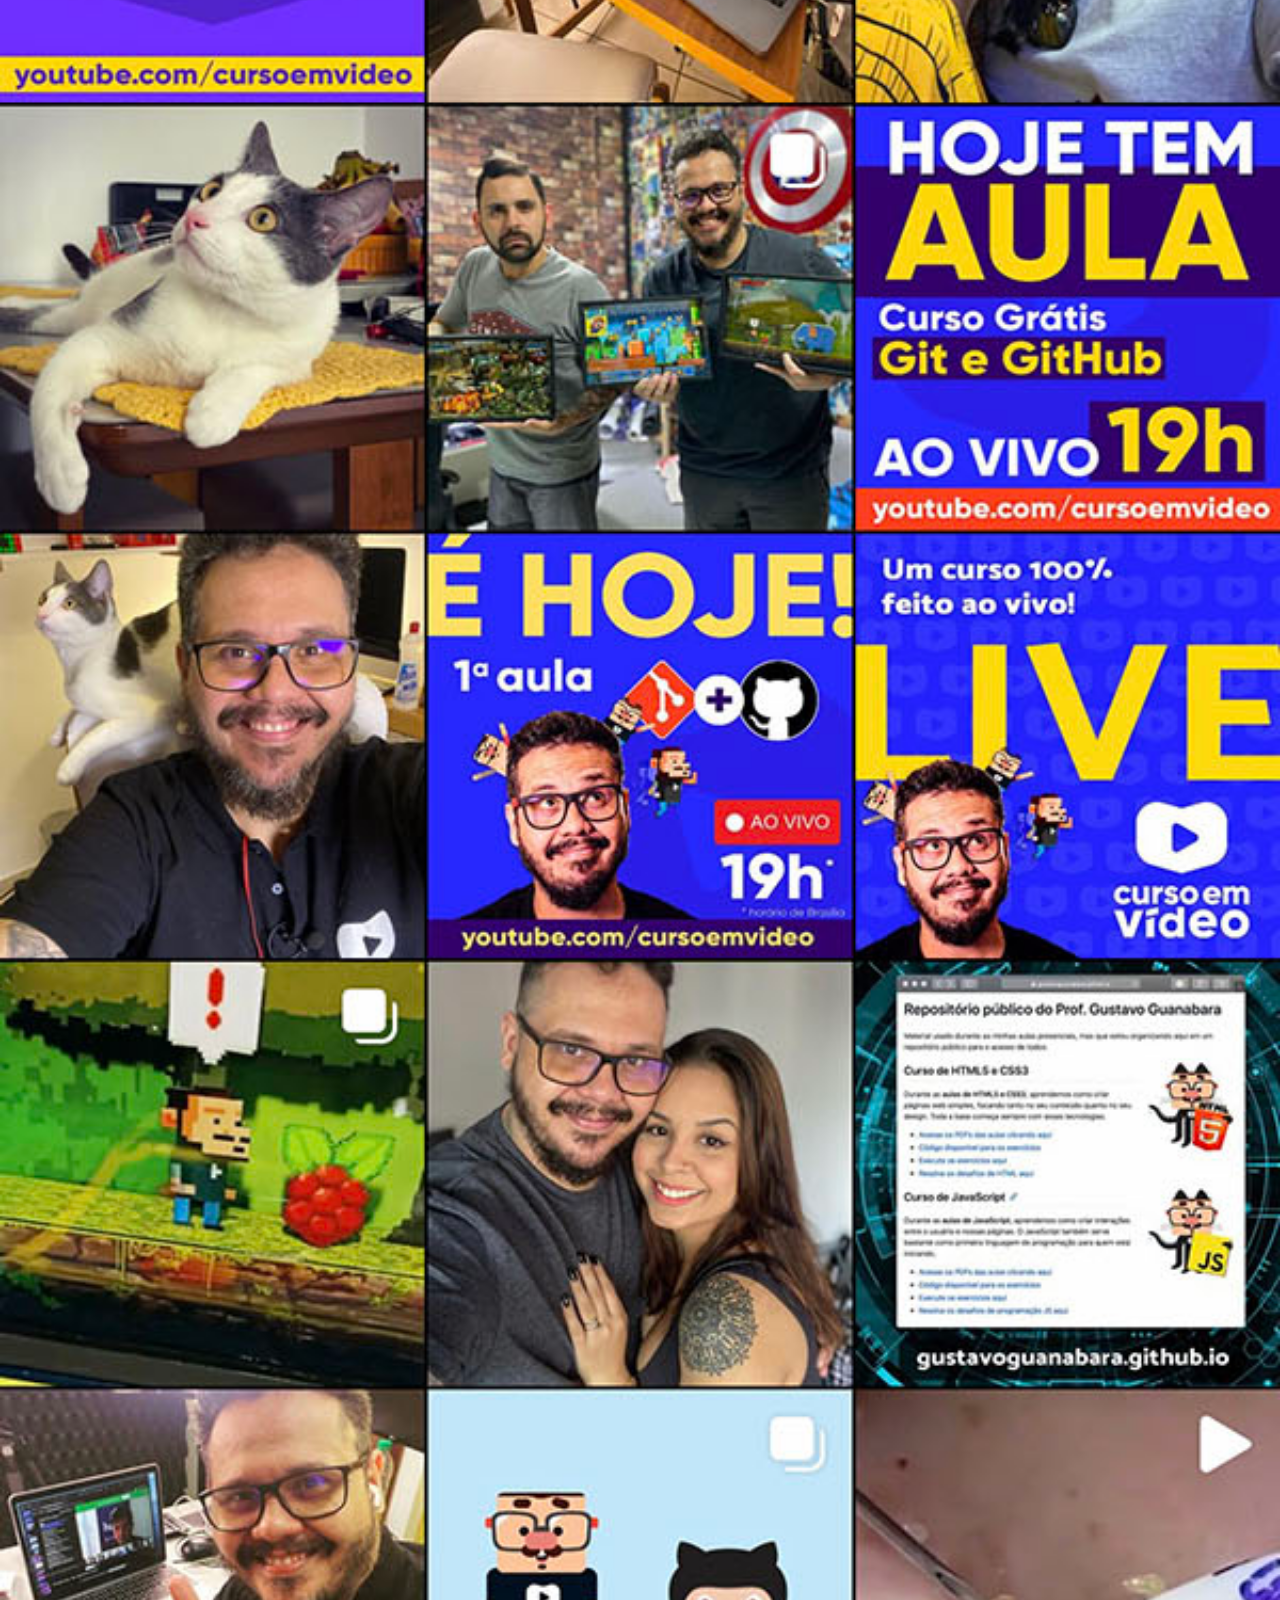
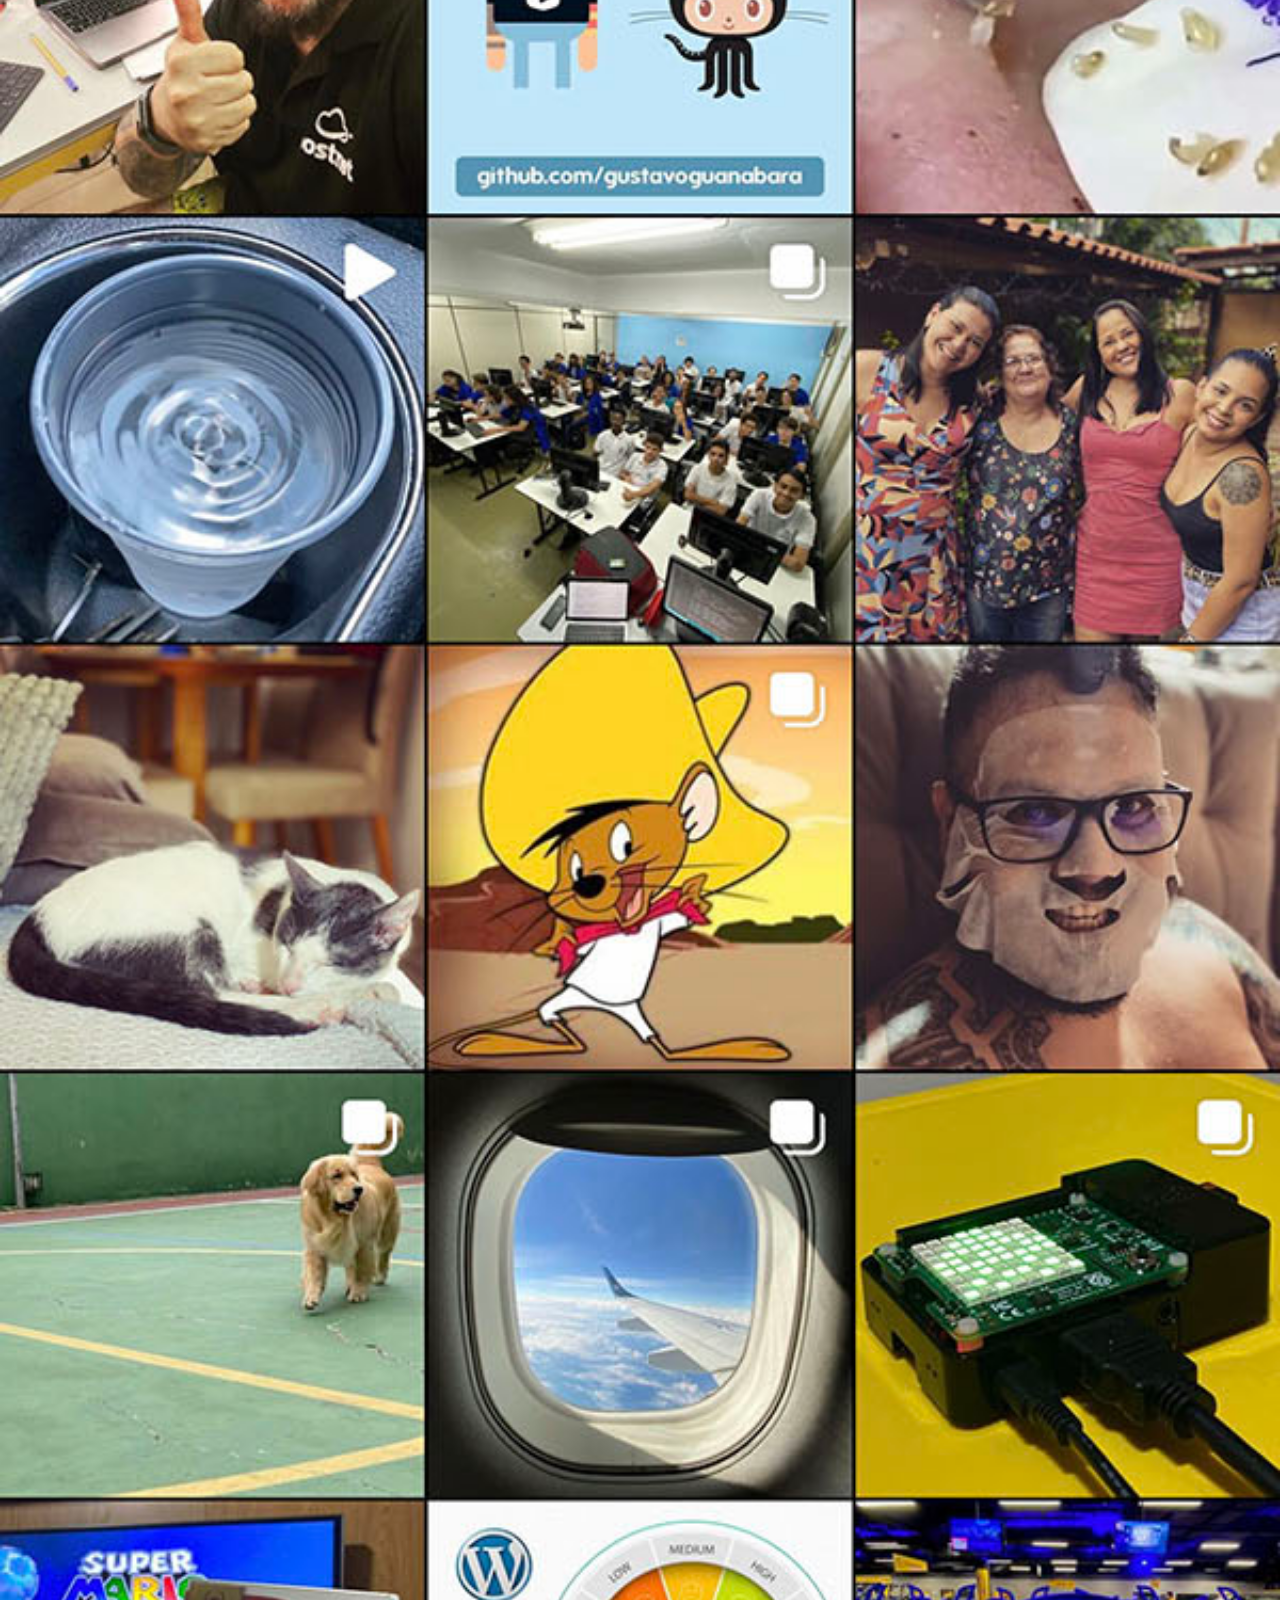
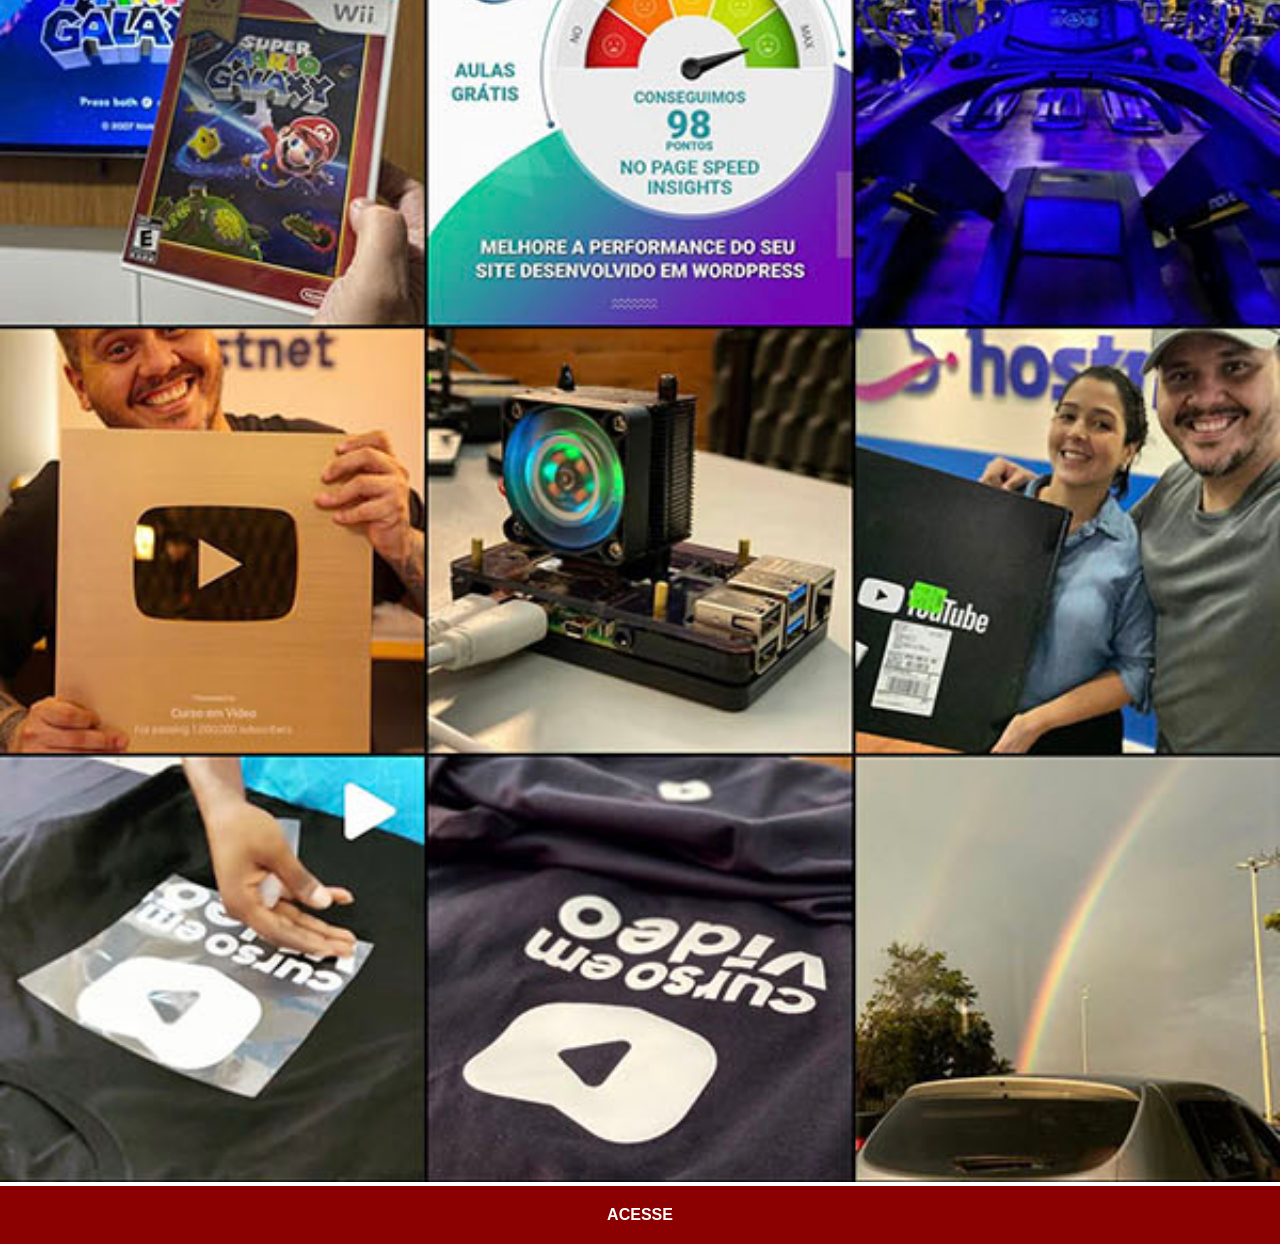
<file: instagram.html>
<!DOCTYPE html>
<html lang="pt-br">
<head>
    <meta charset="UTF-8">
    <meta name="viewport" content="width=device-width, initial-scale=1.0">
    <title>Instagram</title>
    <link rel="stylesheet" href="./estilos/social.css">
</head>
<body>
    <img src="./imagens/tela-instagram.jpg" alt="Instagram"><a href="https://www.instagram.com/gustavoguanabara/">ACESSE</a>
</body>
</html>
</file>
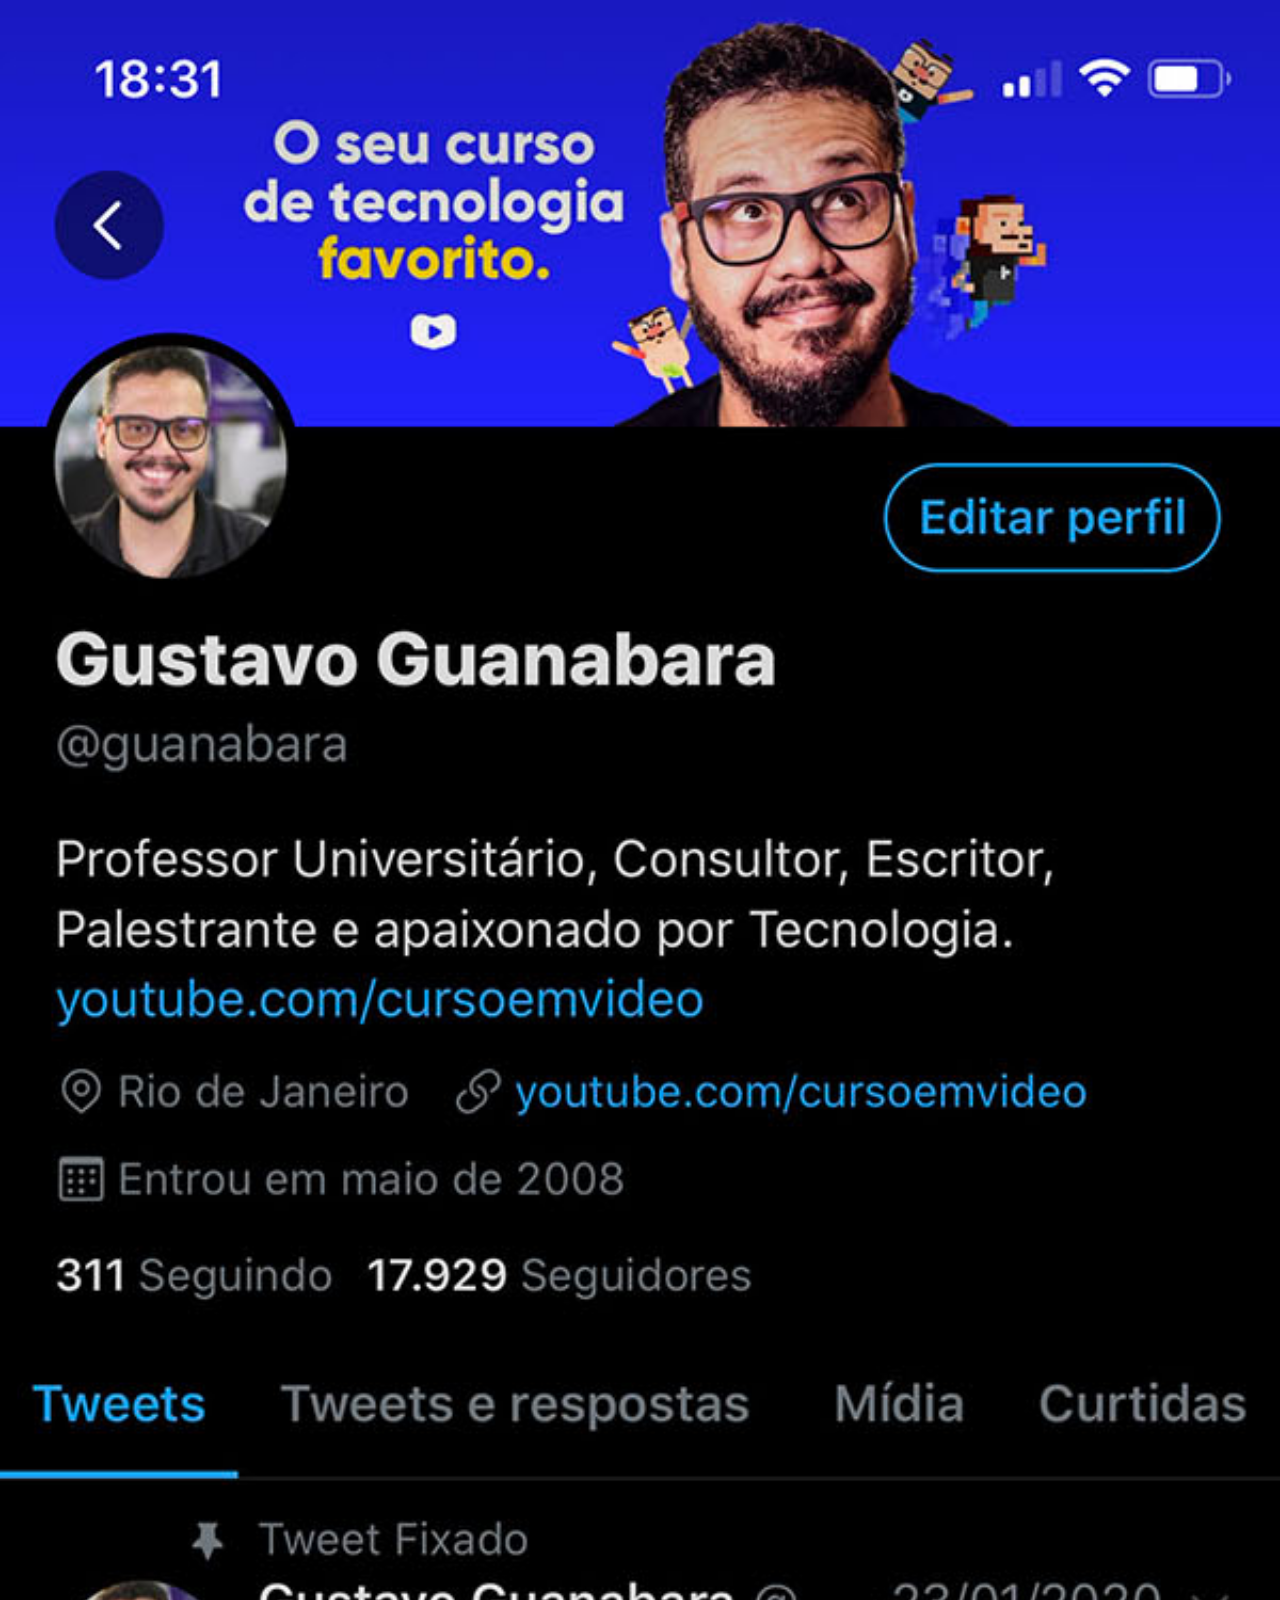
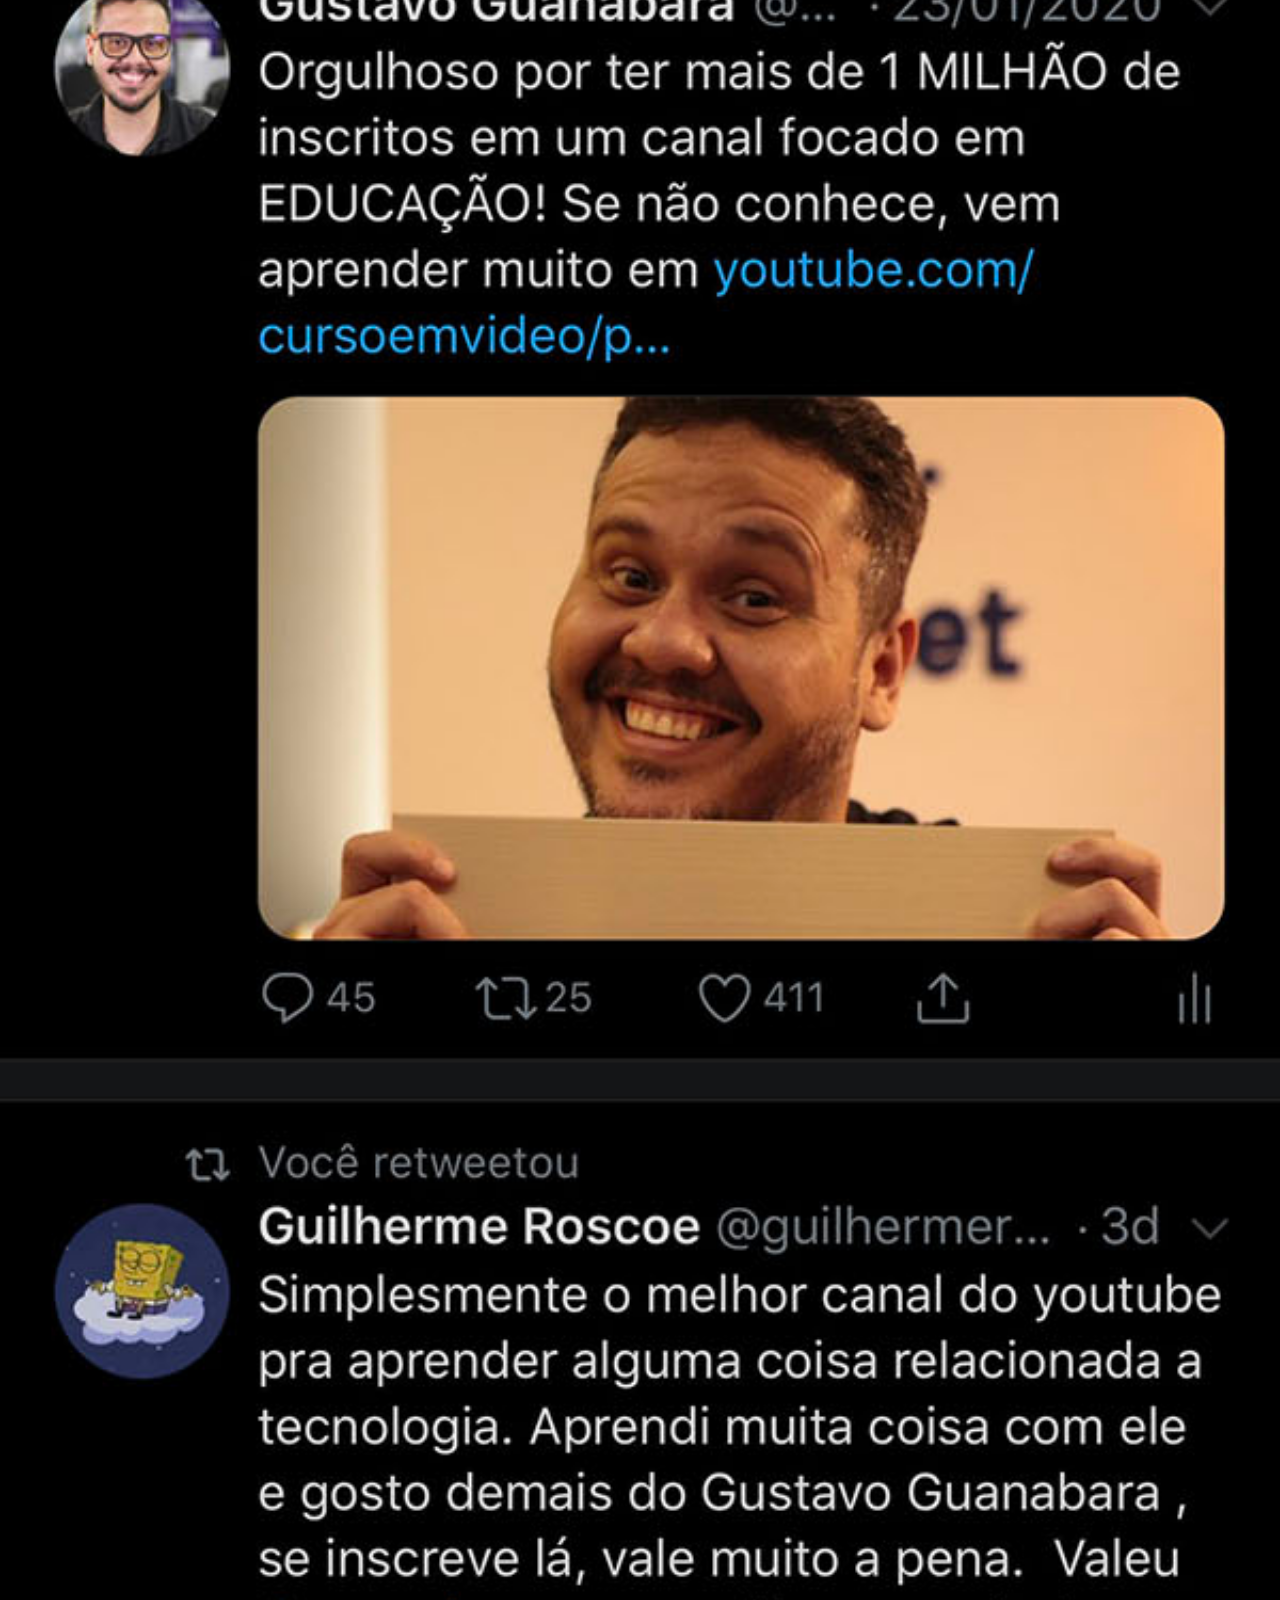
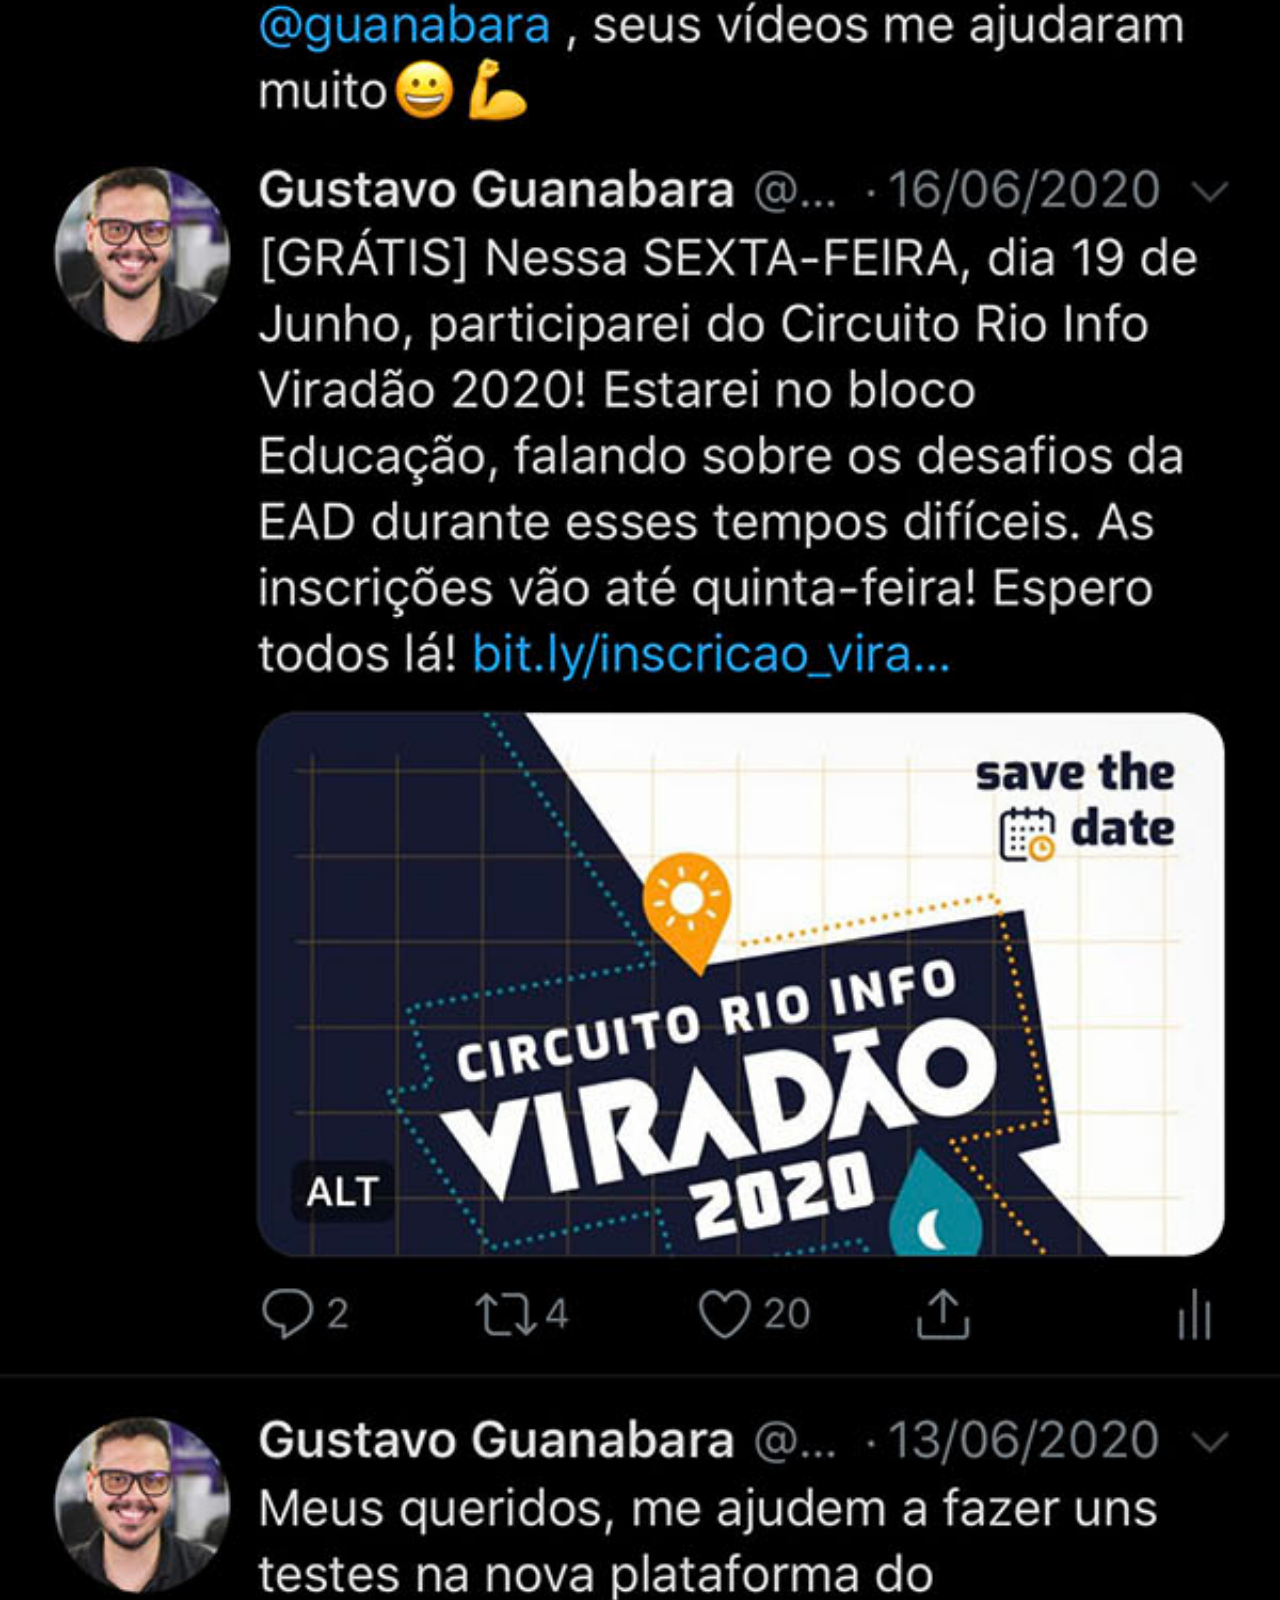
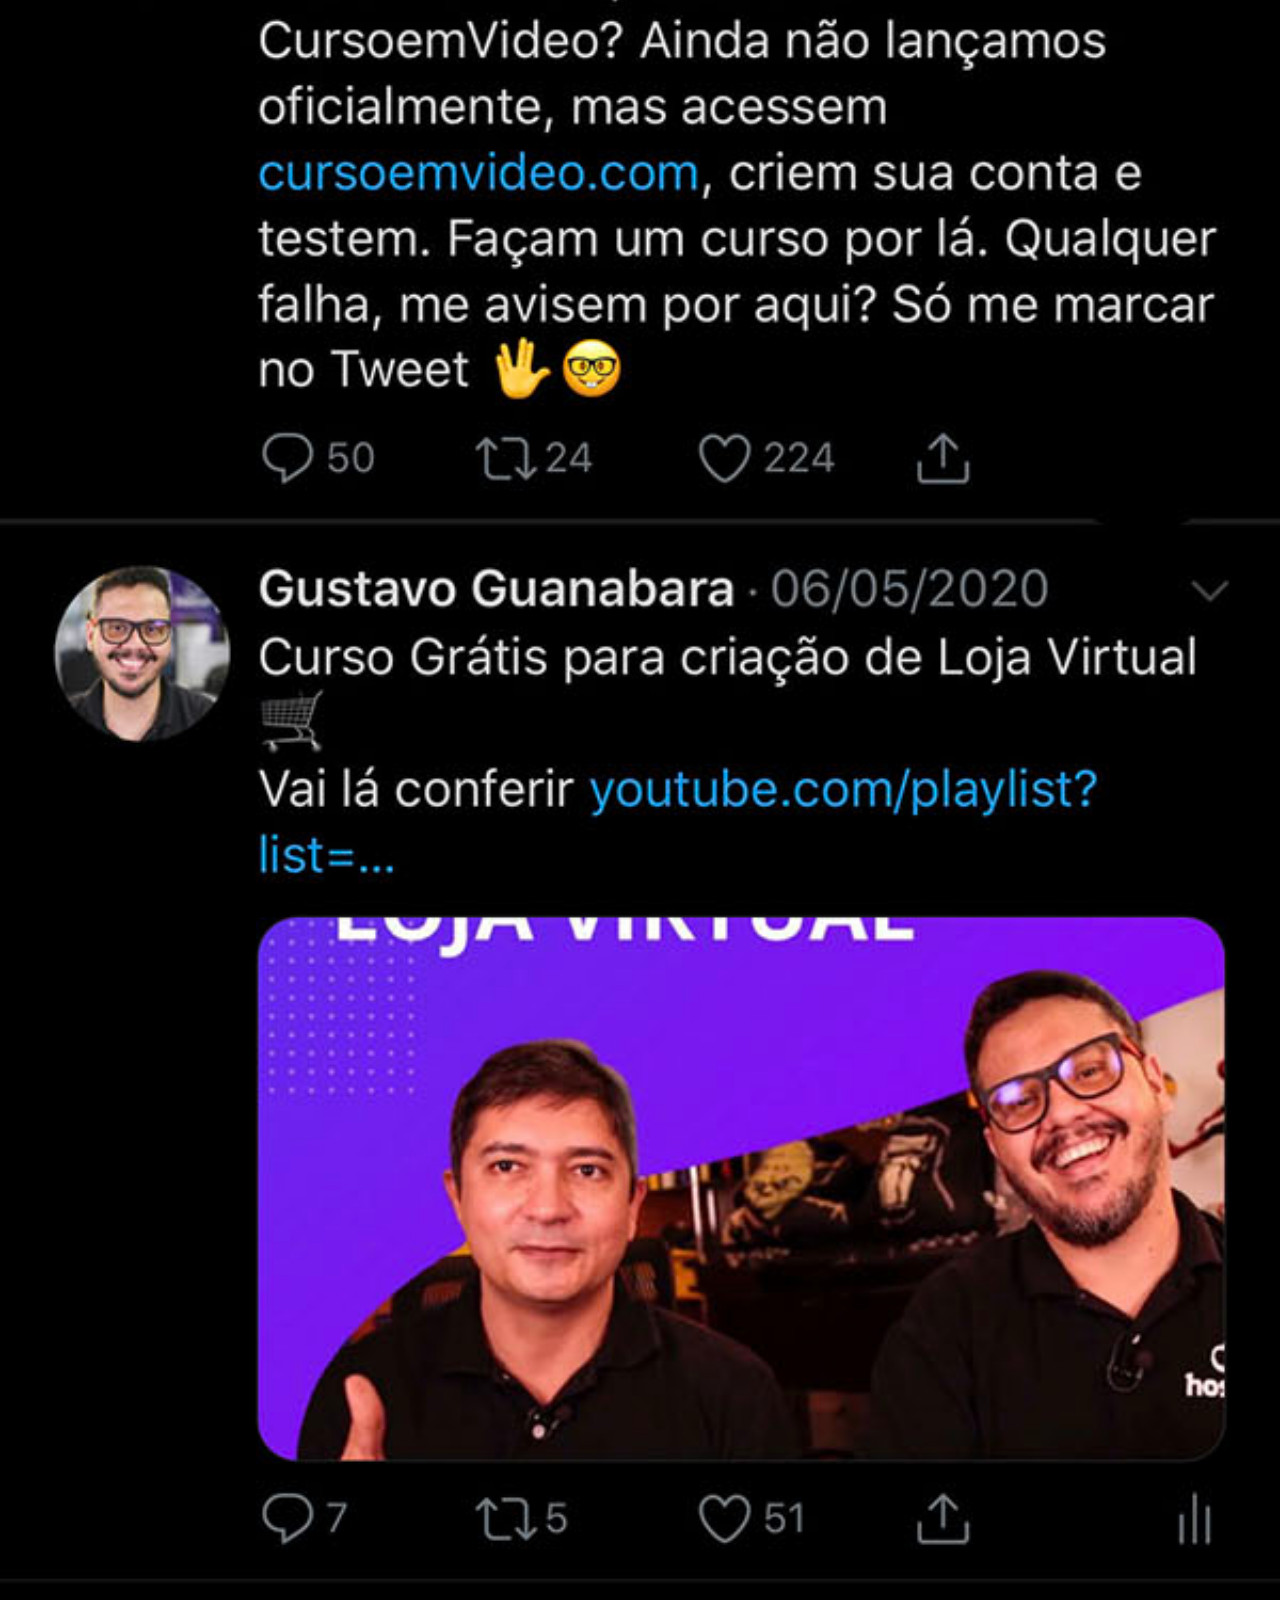
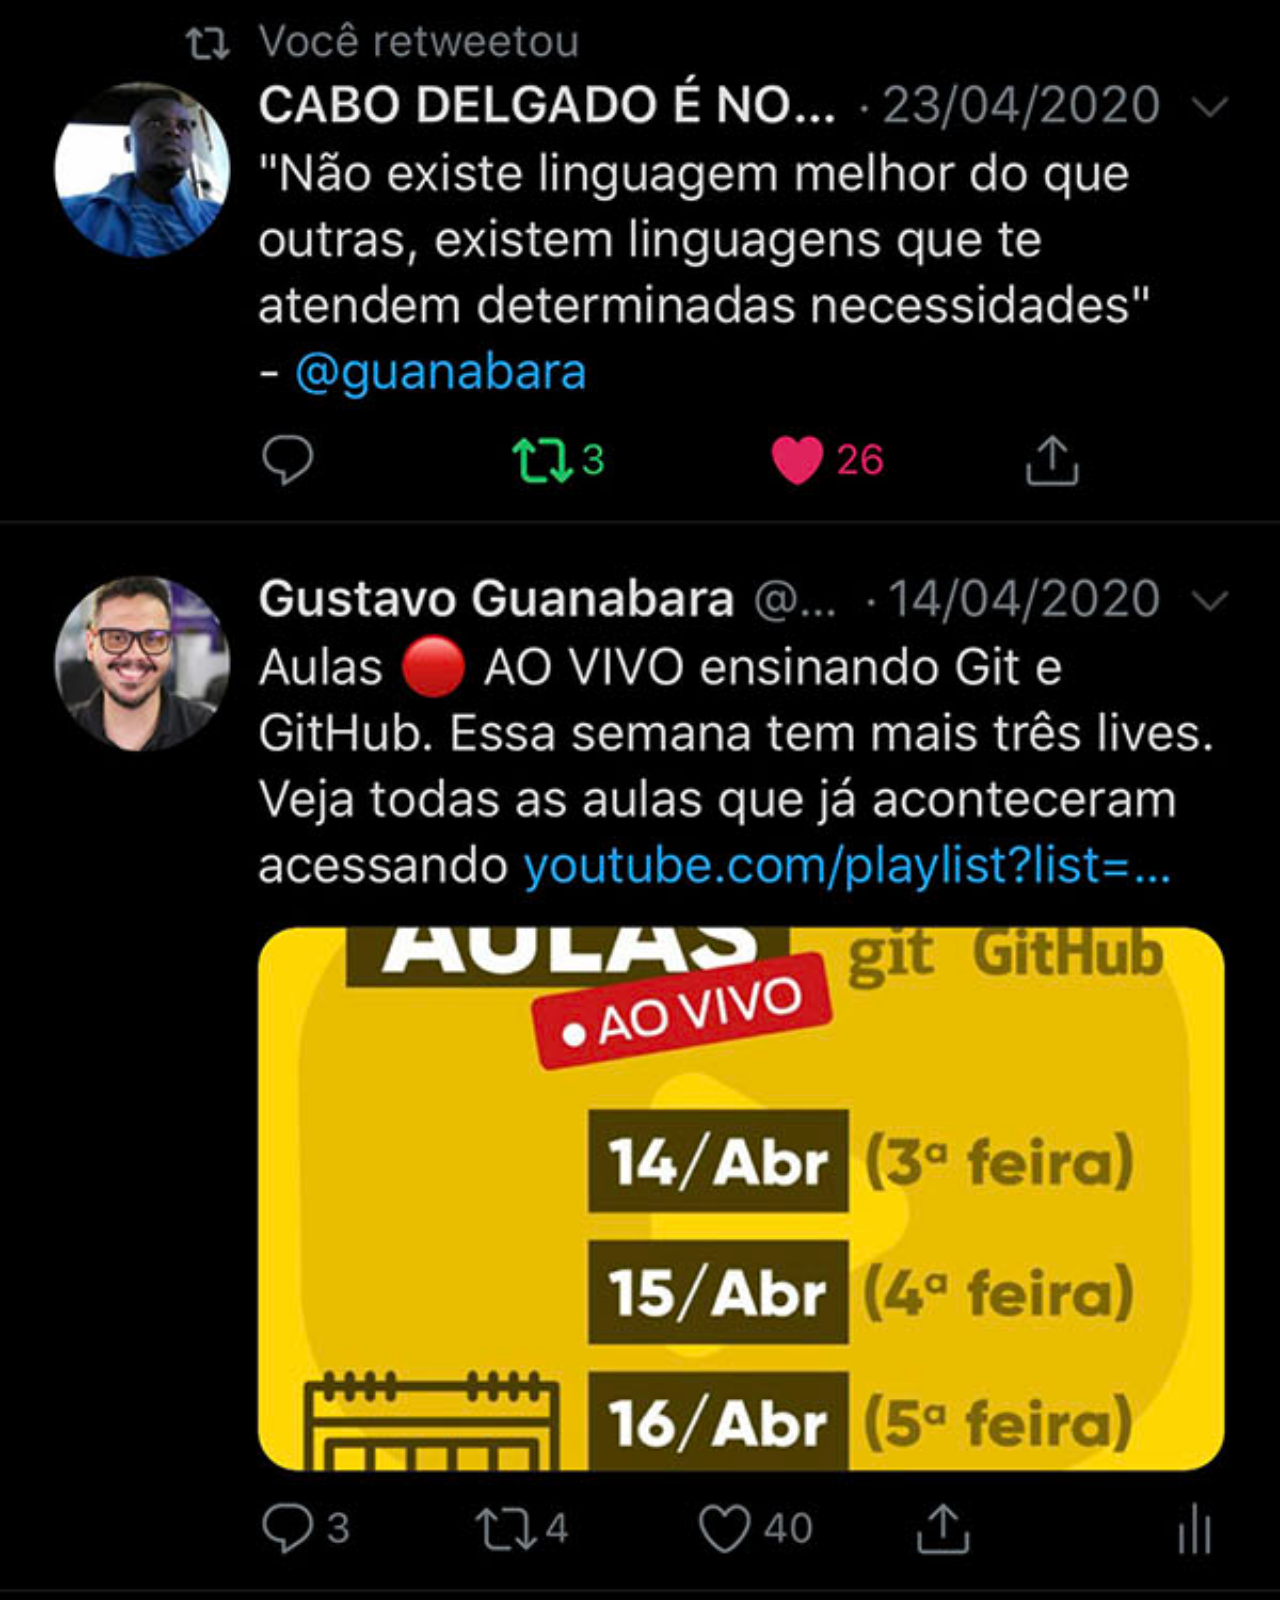
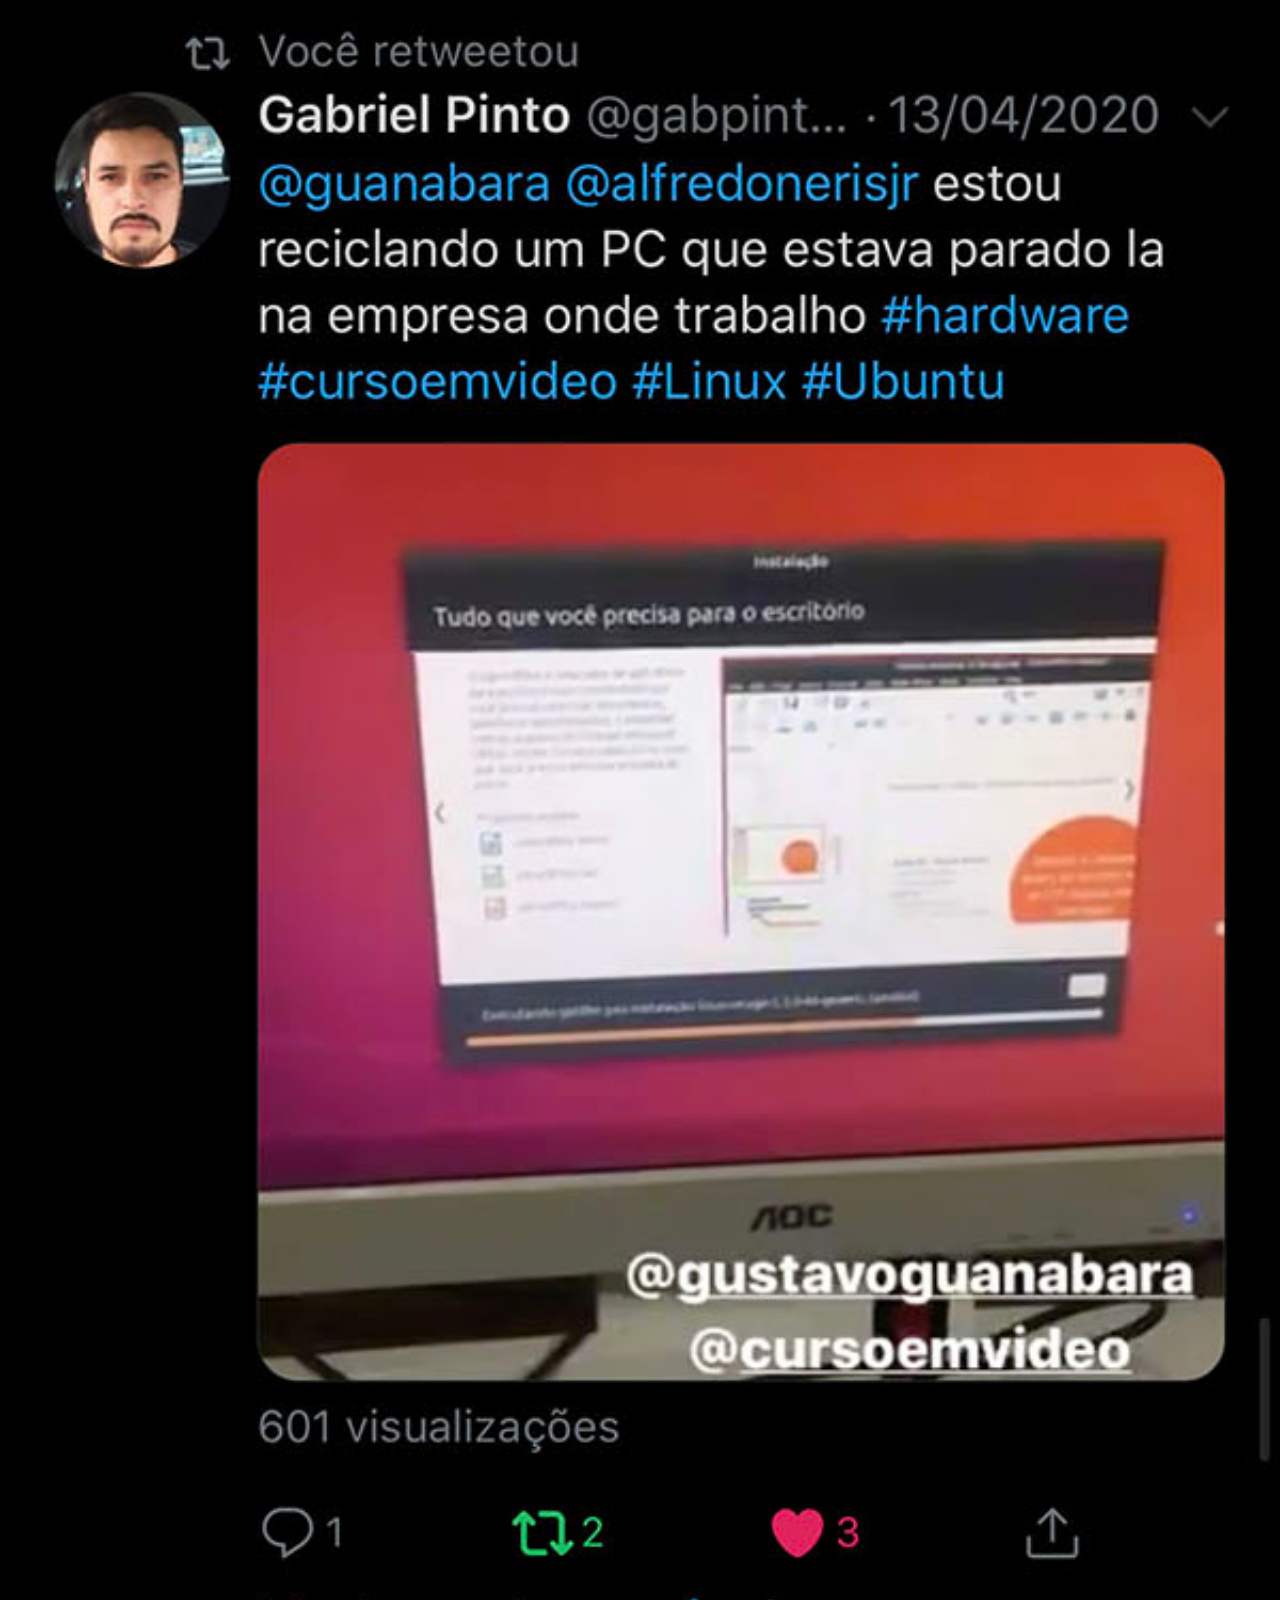
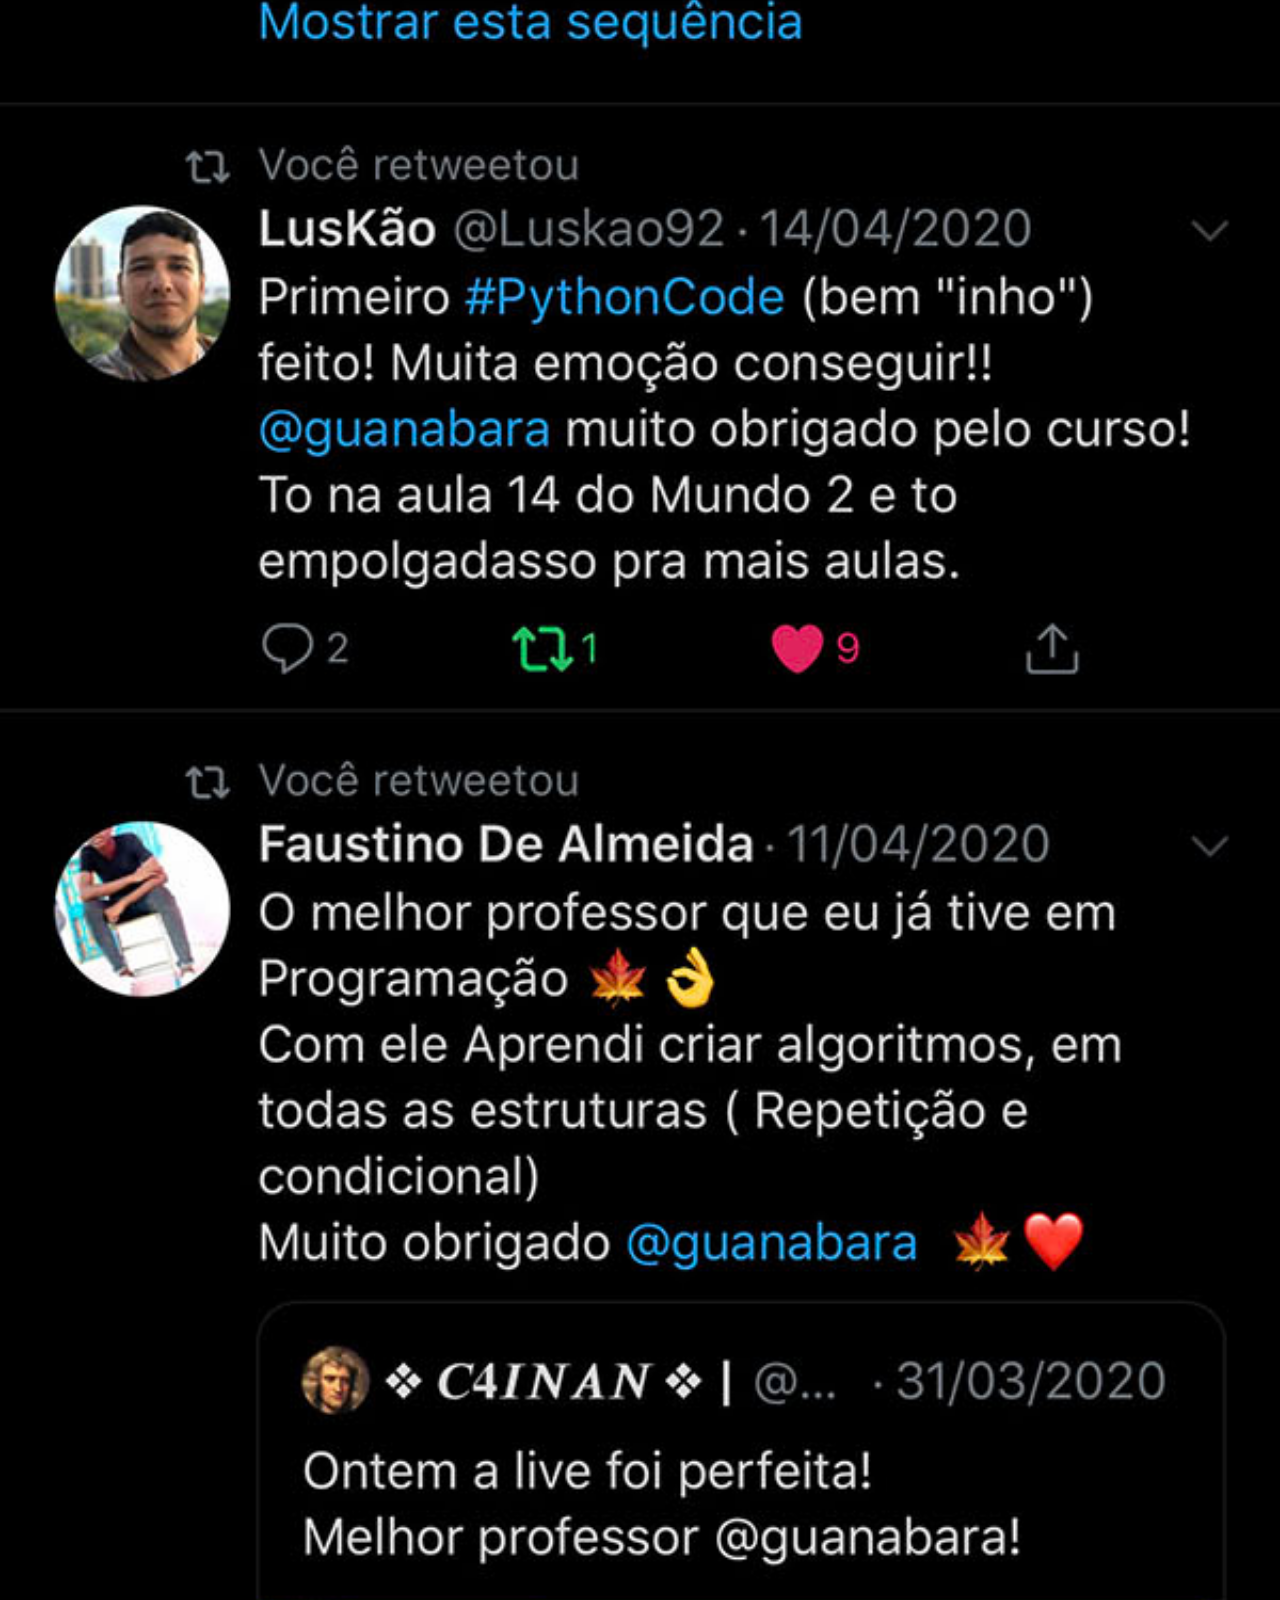
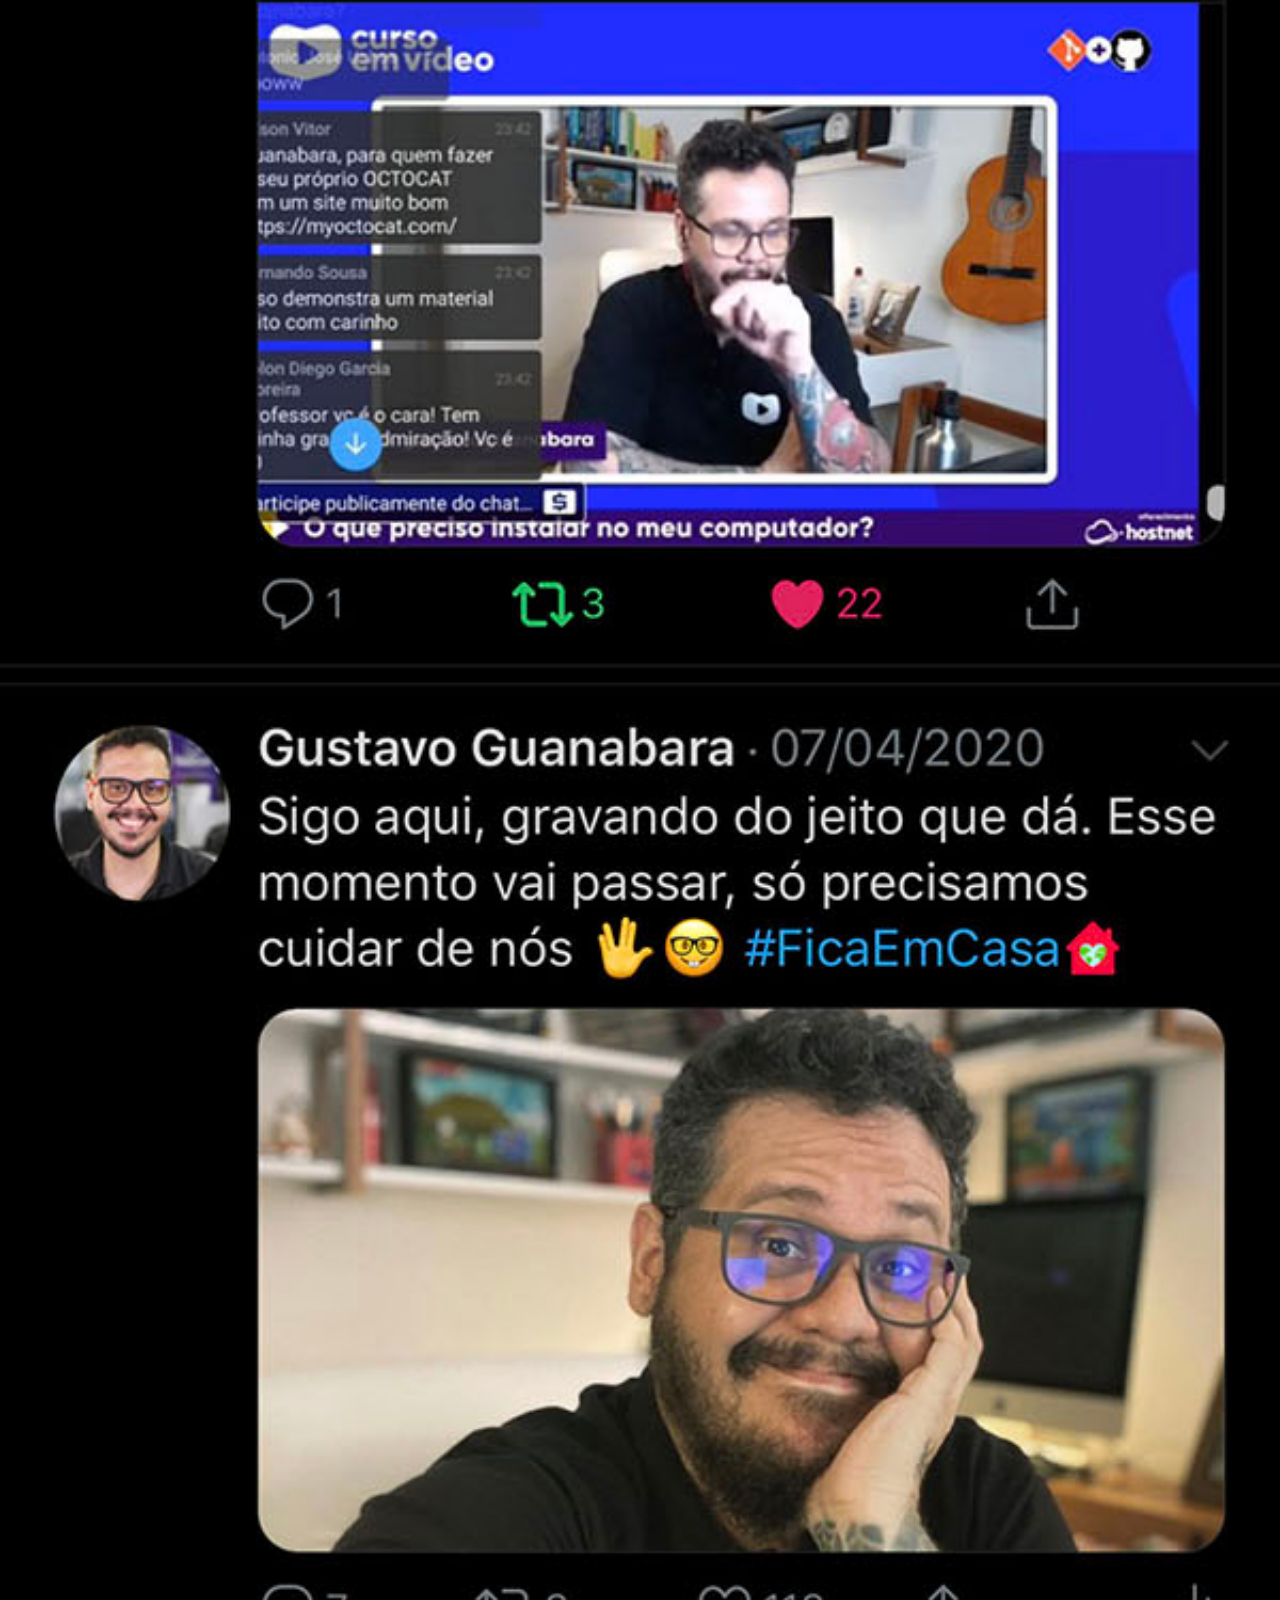
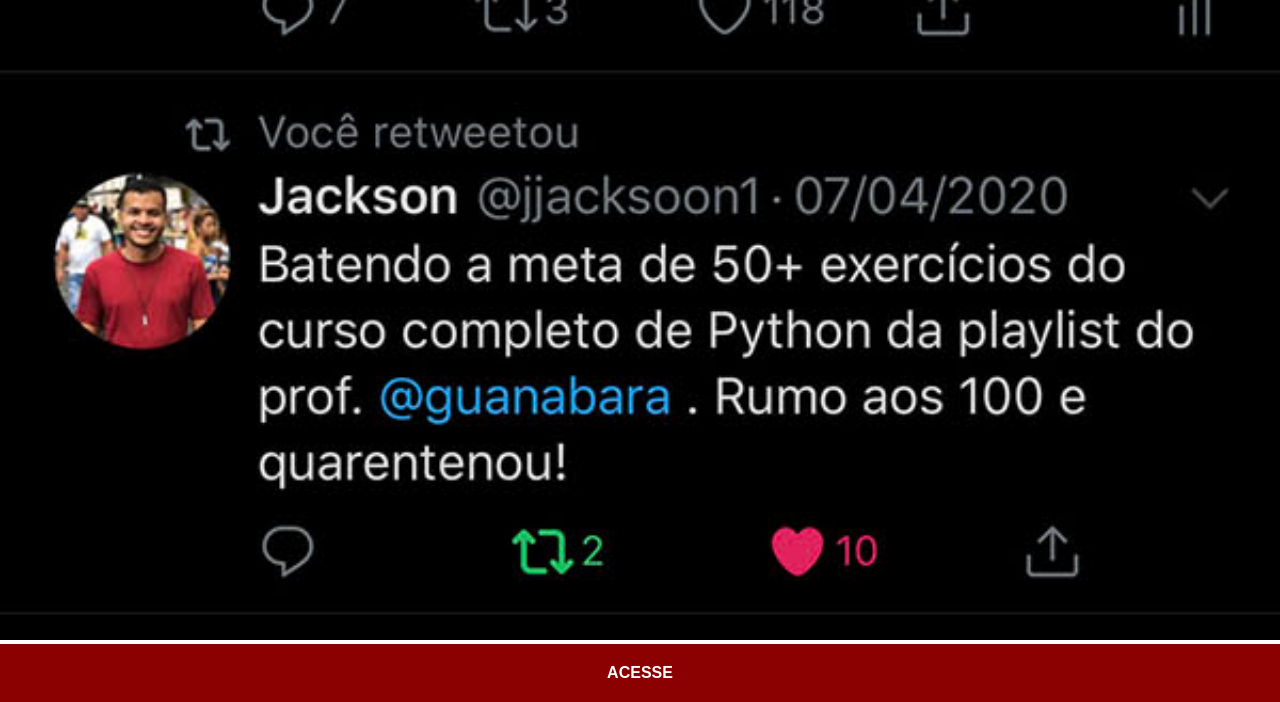
<file: twitter.html>
<!DOCTYPE html>
<html lang="pt-br">
<head>
    <meta charset="UTF-8">
    <meta name="viewport" content="width=device-width, initial-scale=1.0">
    <title>Twitter</title>
    <link rel="stylesheet" href="./estilos/social.css">
</head>
<body>
    <img src="./imagens/tela-twitter.jpg" alt="Twitter"><a href="https://x.com/guanabara" target="_blank">ACESSE</a>
</body>
</html>
</file>
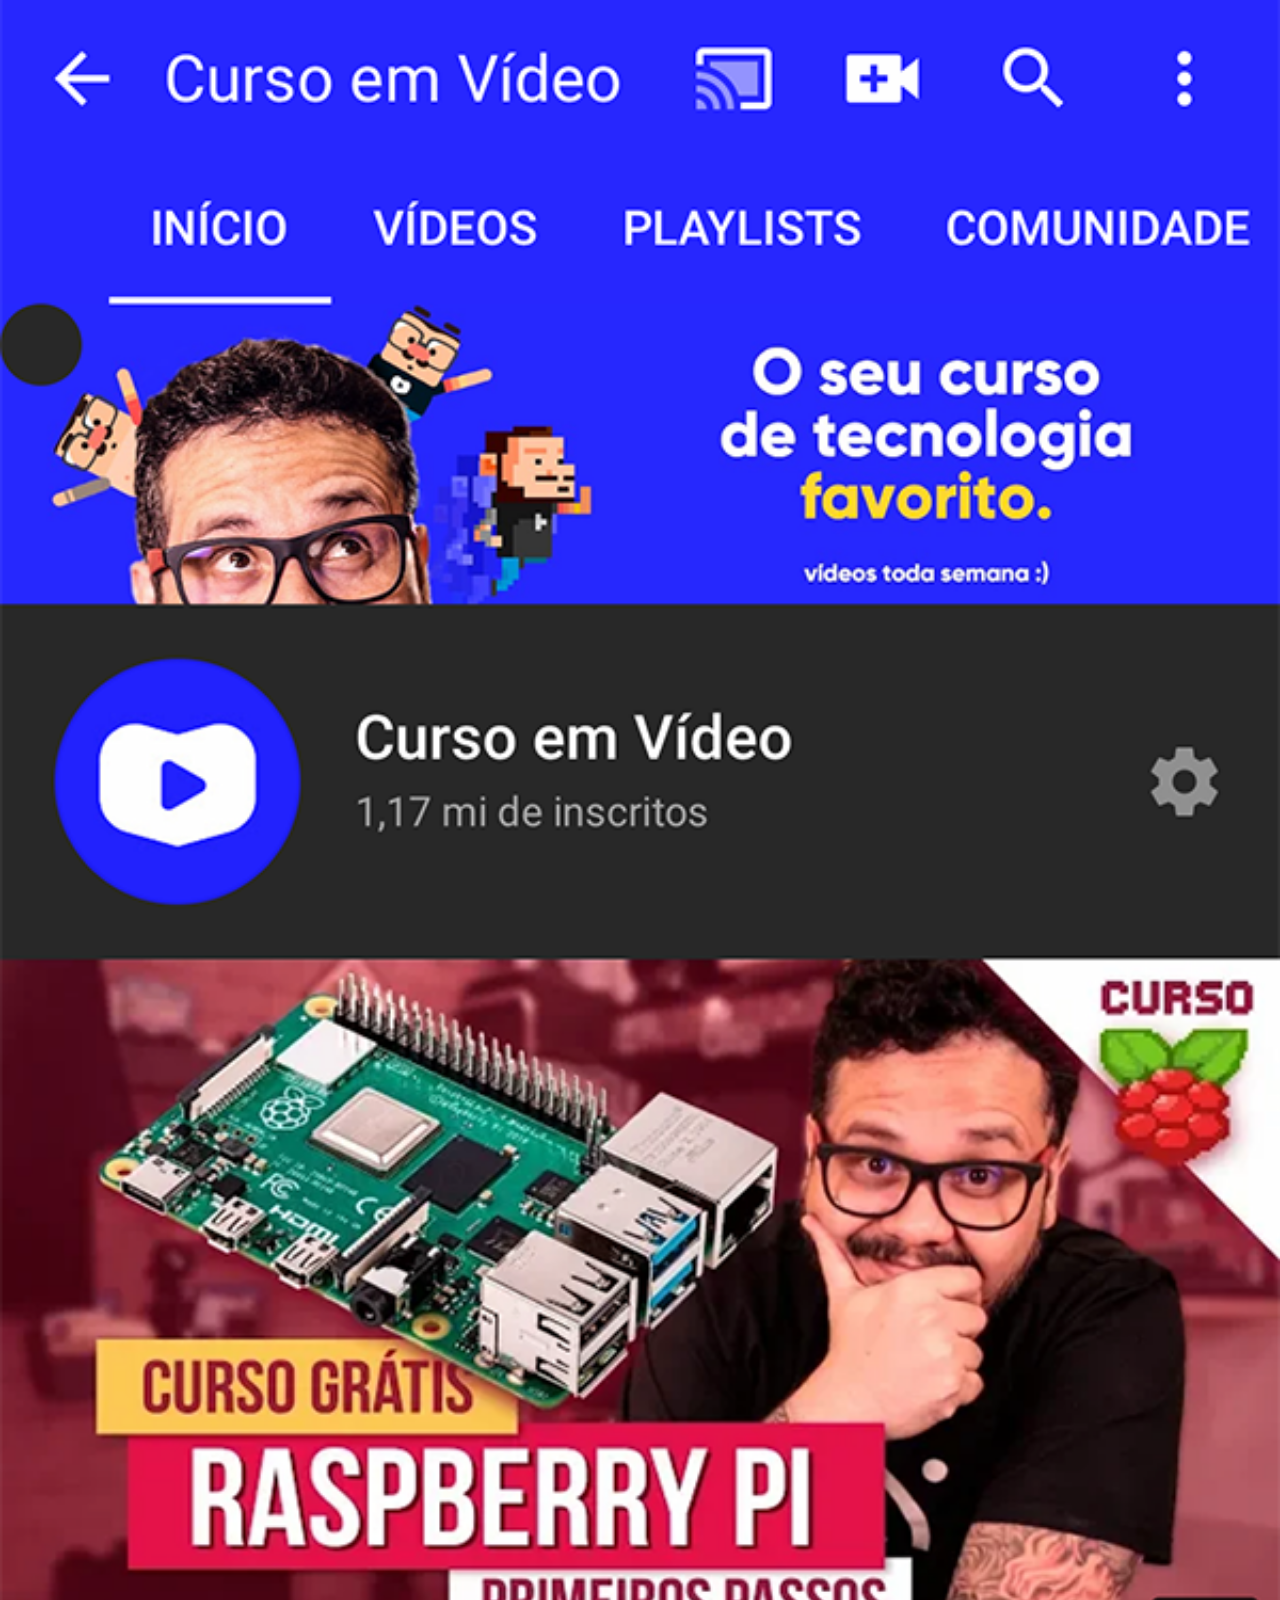
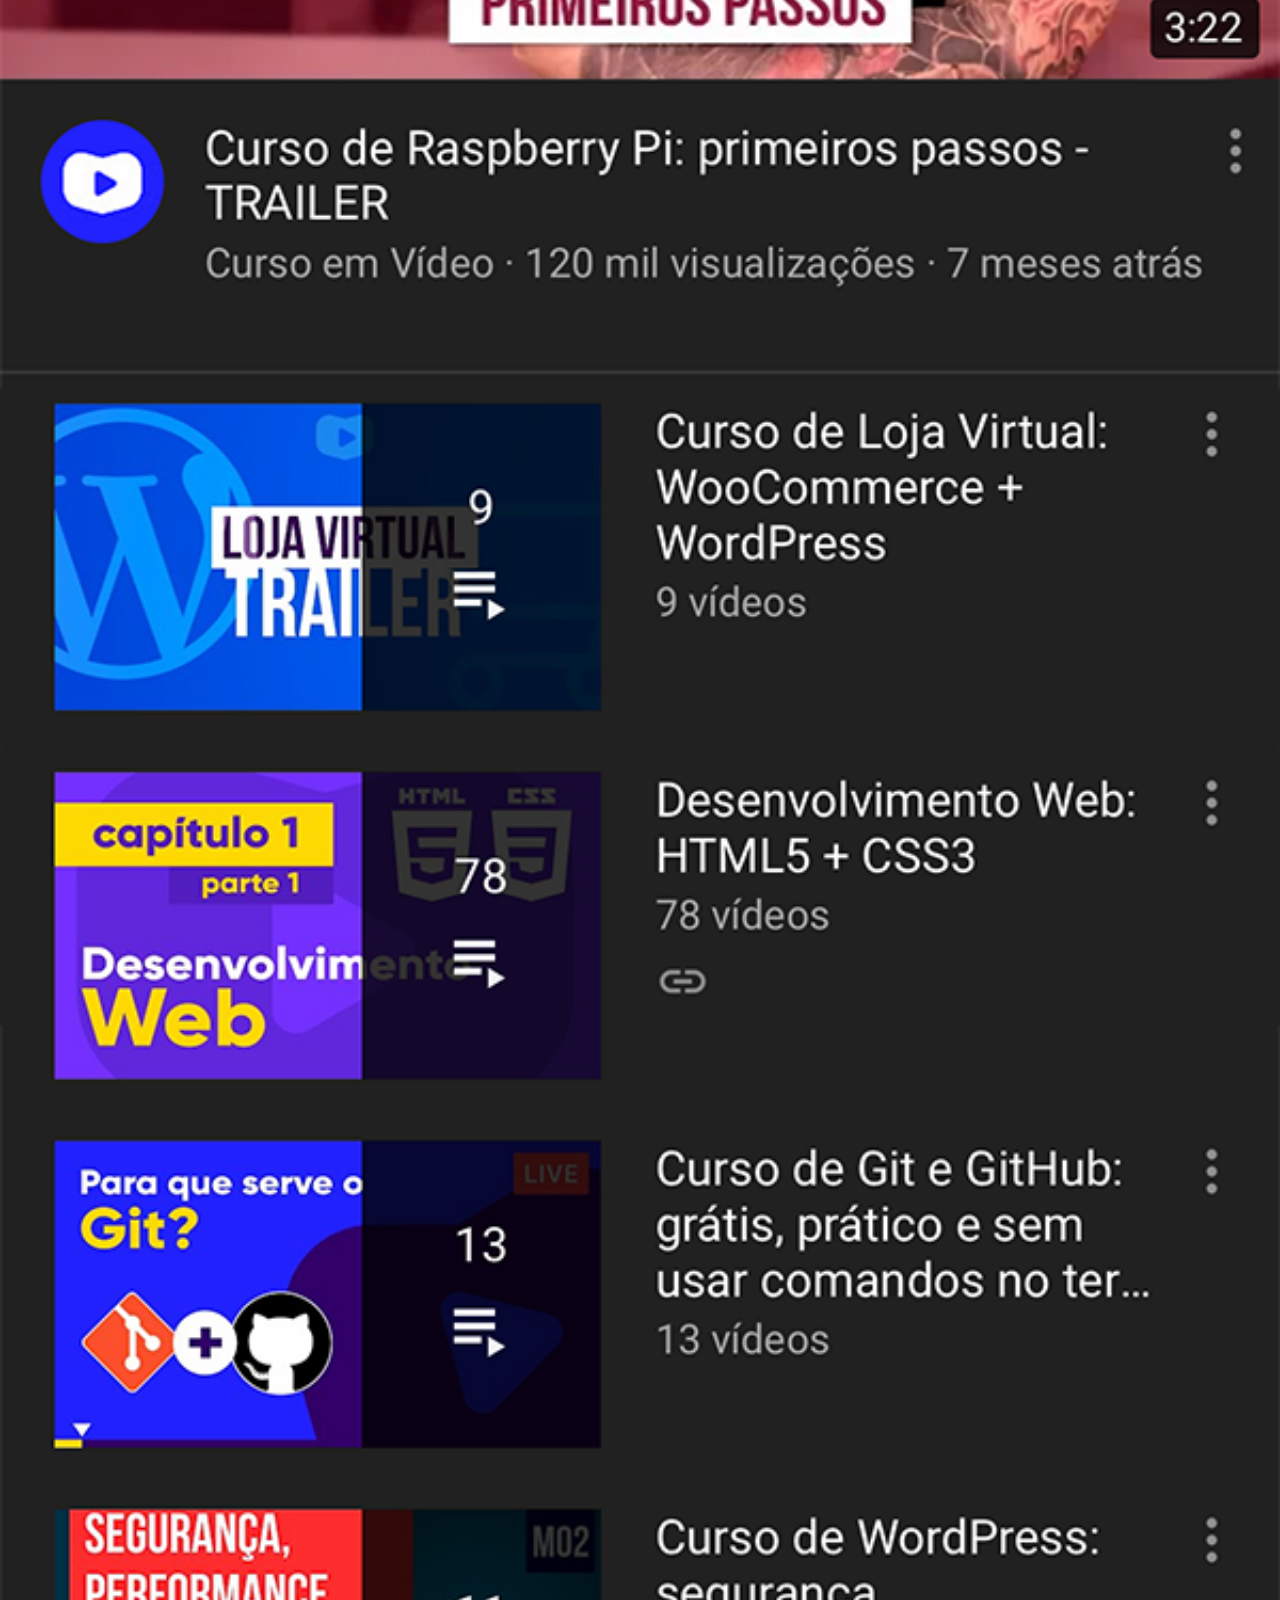
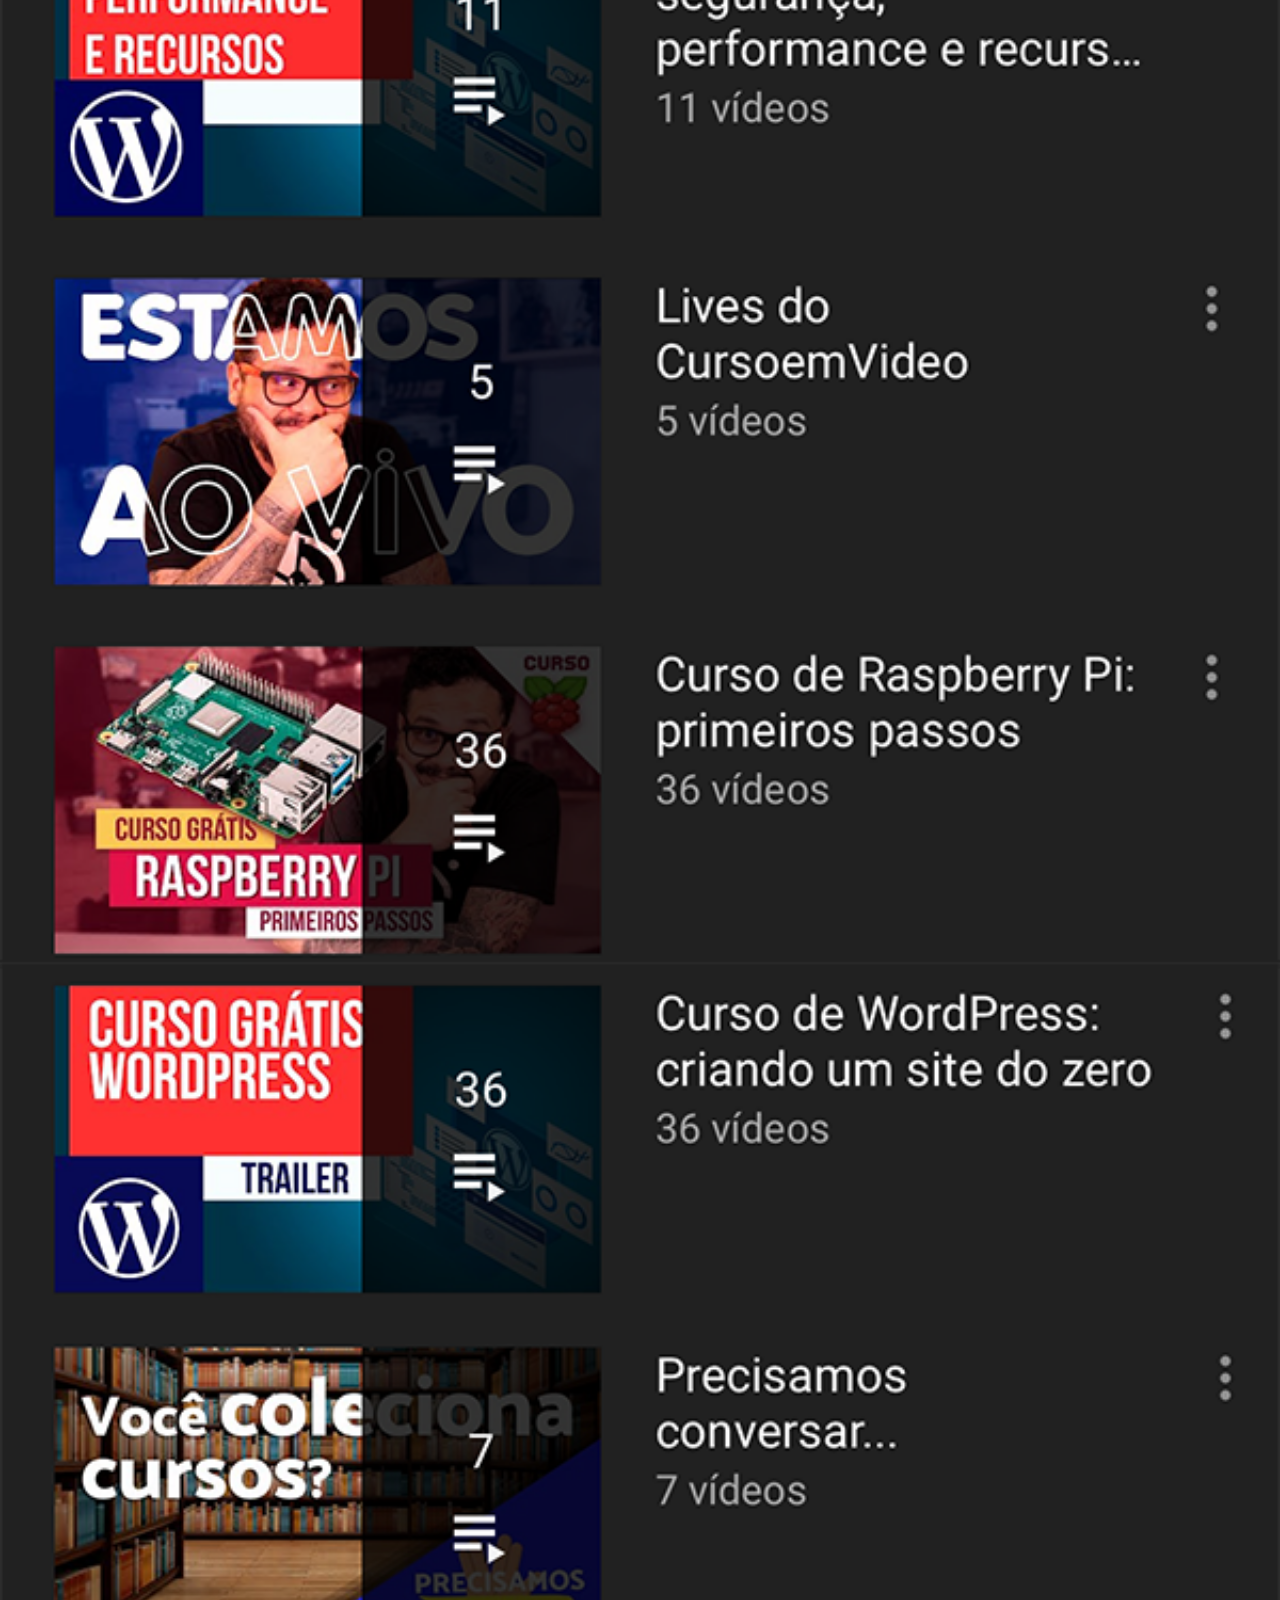
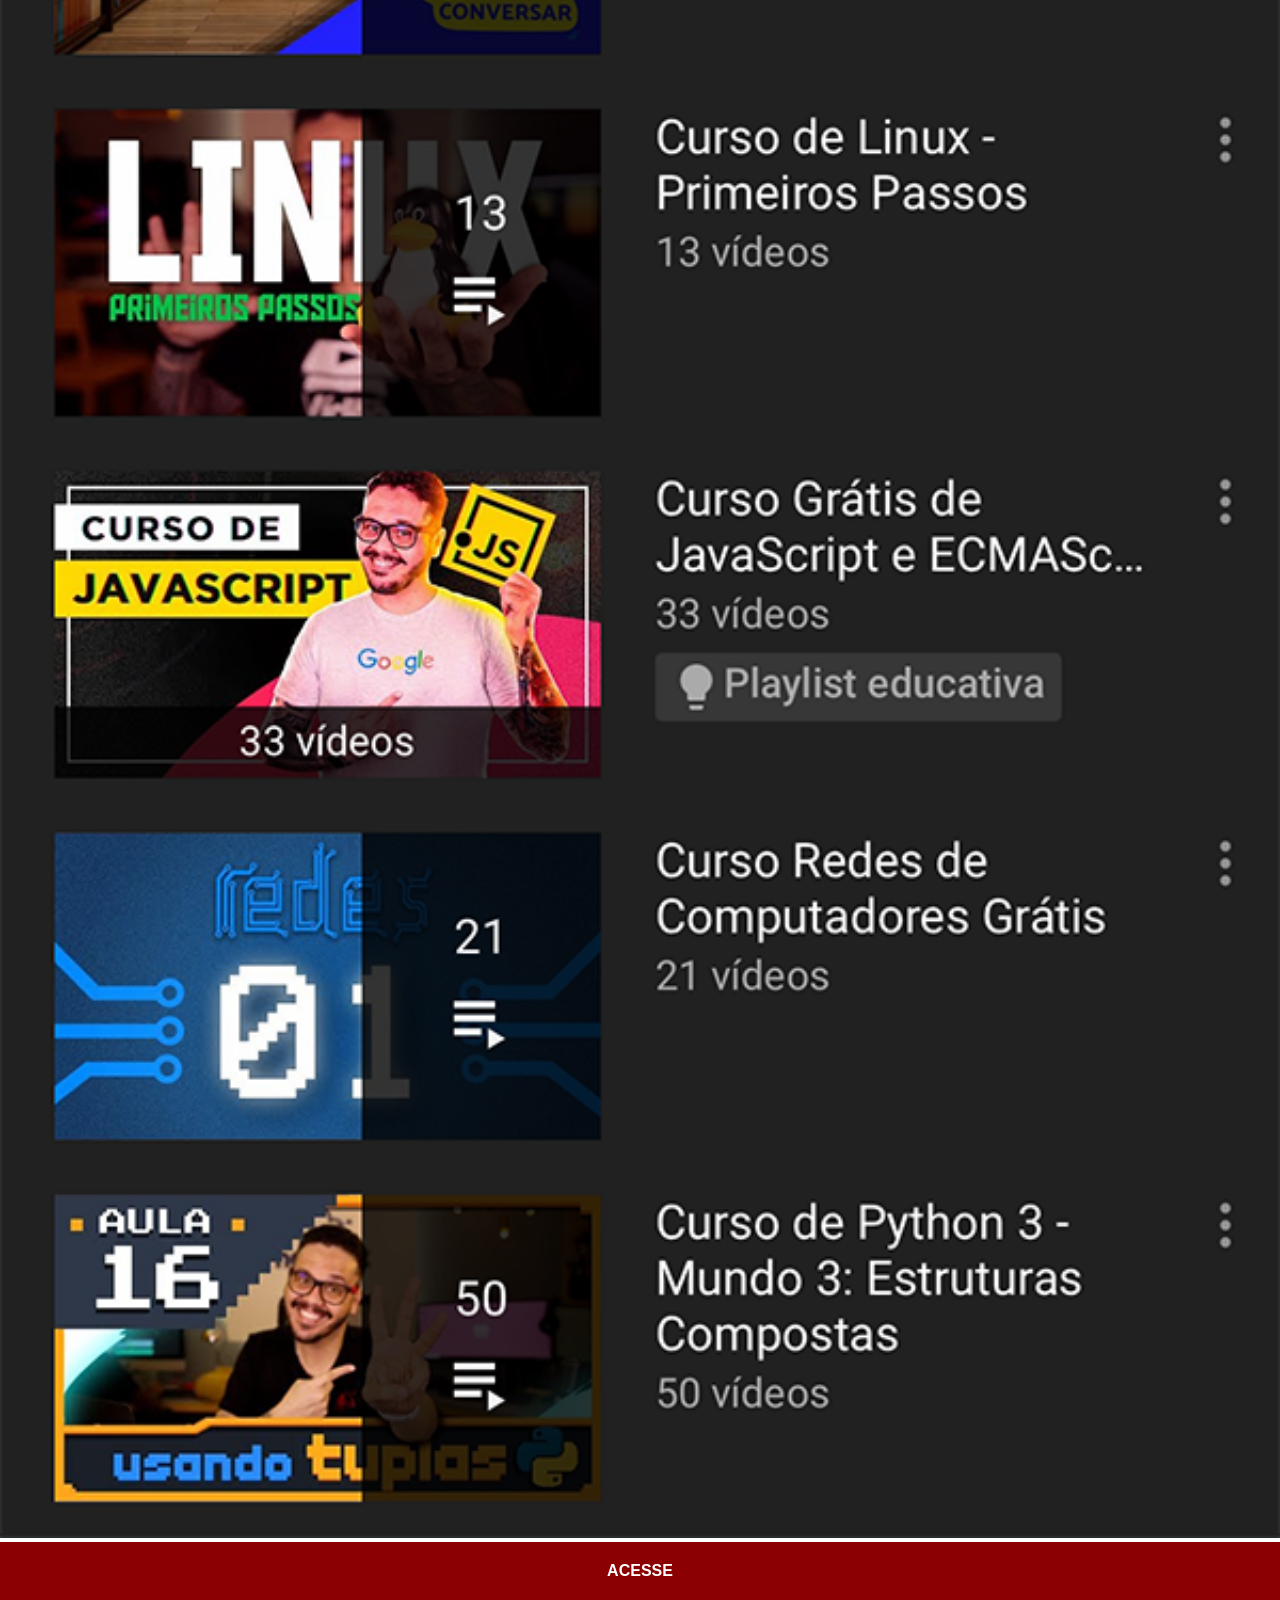
<file: youtube.html>
<!DOCTYPE html>
<html lang="pt-br">
<head>
    <meta charset="UTF-8">
    <meta name="viewport" content="width=device-width, initial-scale=1.0">
    <title>YouTube</title>
    <link rel="stylesheet" href="./estilos/social.css">
</head>
<body>
    <img src="./imagens/tela-youtube.png" alt="YouTube"><a href="https://www.youtube.com/@cursoemvideo/videos" target="_blank">ACESSE</a>
</body>
</html>
</file>
<file: estilos/style.css>
@charset "UTF-8";

*
{
    margin: 0px;
    padding: 0px;
    font-family: Arial, Helvetica, sans-serif;
}

html, body
{
    height: 100vh;
    width: 100vw;
    background-color: black;
}

body
{
    background: url(../imagens/fundo-madeira.jpg) no-repeat top center;
    background-size: cover;
    background-attachment: fixed;
}

main
{
    height: 100vh;
    position: relative;
}

section#telefone
{
    top: 50%;
    left: 50%;
    transform: translate(-50%, -50%);
    height: 627px;
    width: 311px;
    position: absolute;
    background: url(../imagens/frame-iphone.png) no-repeat;
}

iframe#tela
{
    position: relative;
    top: 80px;
    left: 22px;
    width: 269px;
    height: 471px;
}

section#redes-sociais
{
    text-align: right;
}

section#redes-sociais img
{
    width: 50px;
    margin: 10px;
    border-radius: 50%;
    box-shadow: 2px 2px 5px rgba(0, 0, 0, 0.400);
    box-sizing: border-box;
}

section#redes-sociais img:hover
{
    border: 2px solid rgba(255, 255, 255, 0.637);
    transform: translate(-3px, -3px);
    box-shadow: 5px 5px 10px rgba(0, 0, 0, 0.625);
    transition: transform .5s, border 1s;
}
</file>
<file: estilos/social.css>
@charset "UTF-8";

*
{
    margin: 0px;
    padding: 0px;
    font-family: Arial, Helvetica, sans-serif;
}

::-webkit-scrollbar
{
    width: 0px;
    height: 0px;
}

img
{
    width: 100vw;
}

a
{
    display: block;
    background-color: darkred;
    color: white;
    padding: 20px;
    text-align: center;
    font-weight: bolder;
    text-decoration: none;
}

a:hover
{
    background-color: red;
}
</file>
